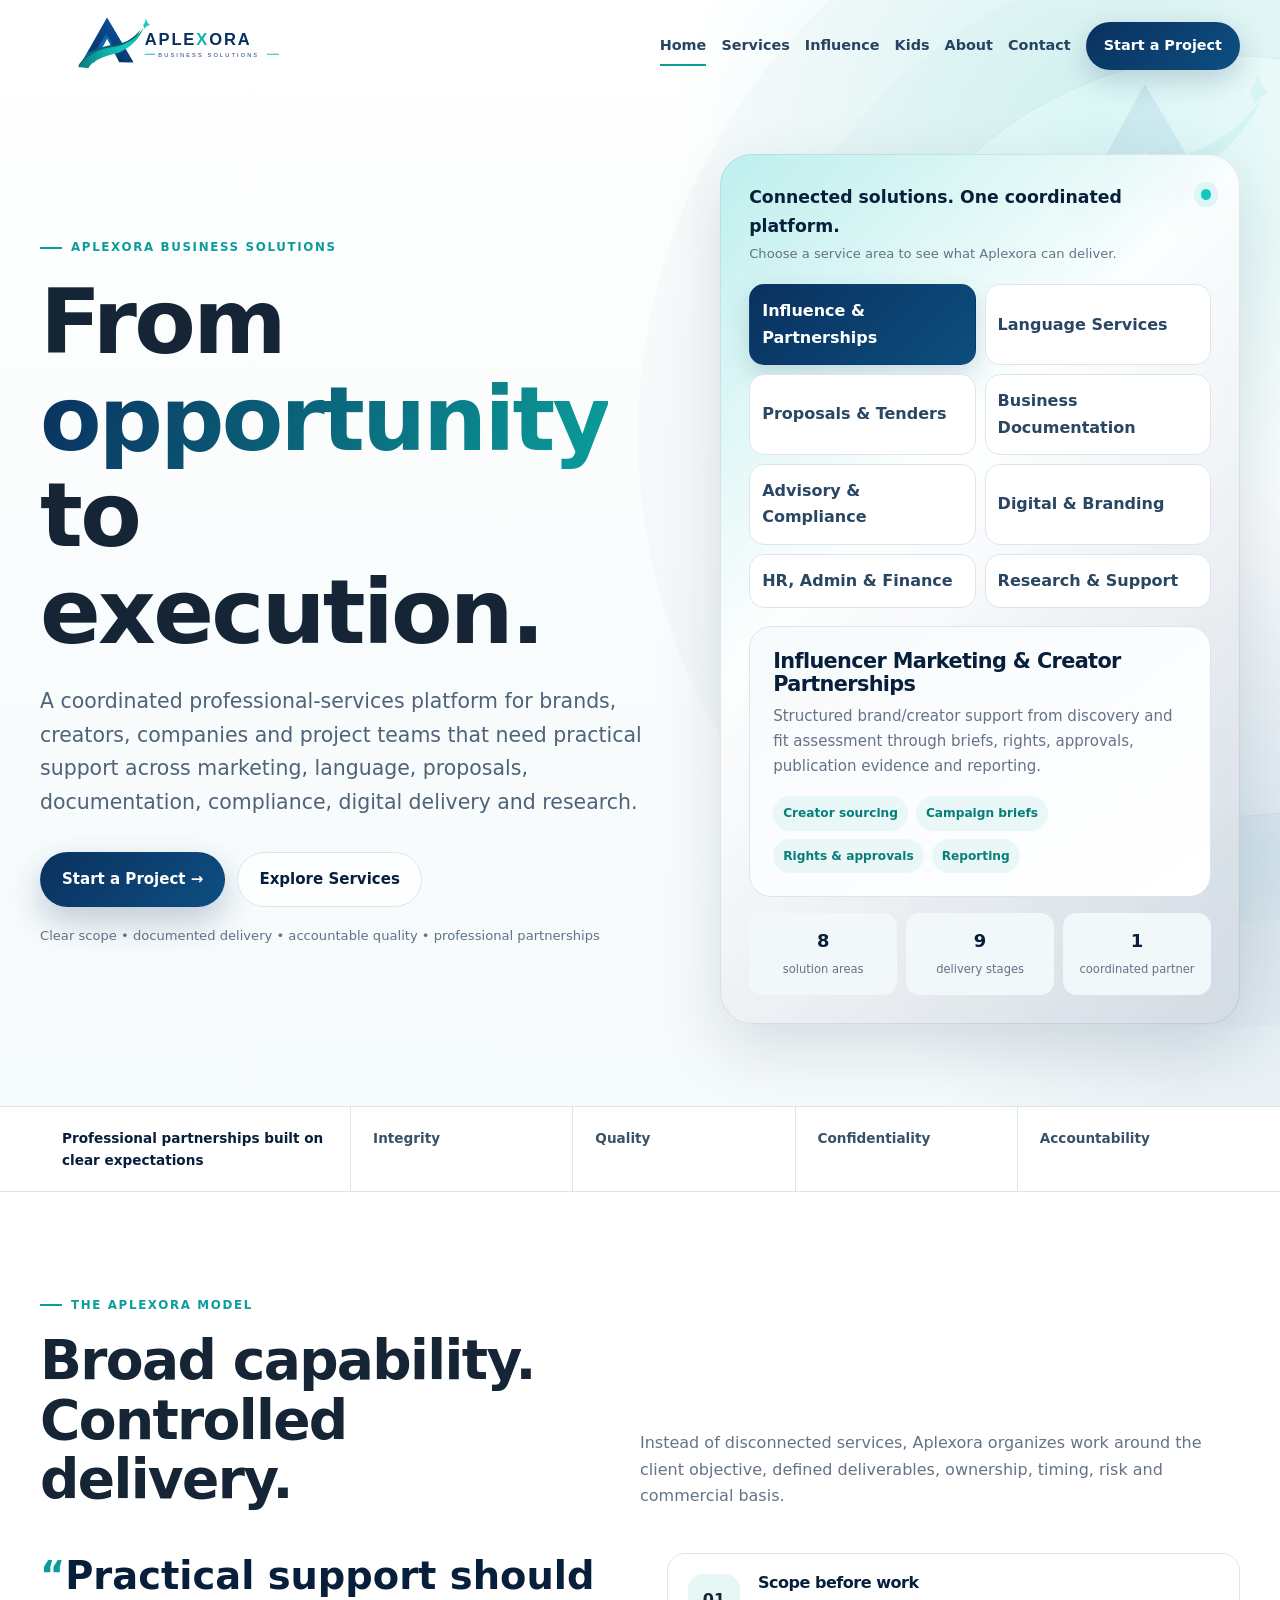
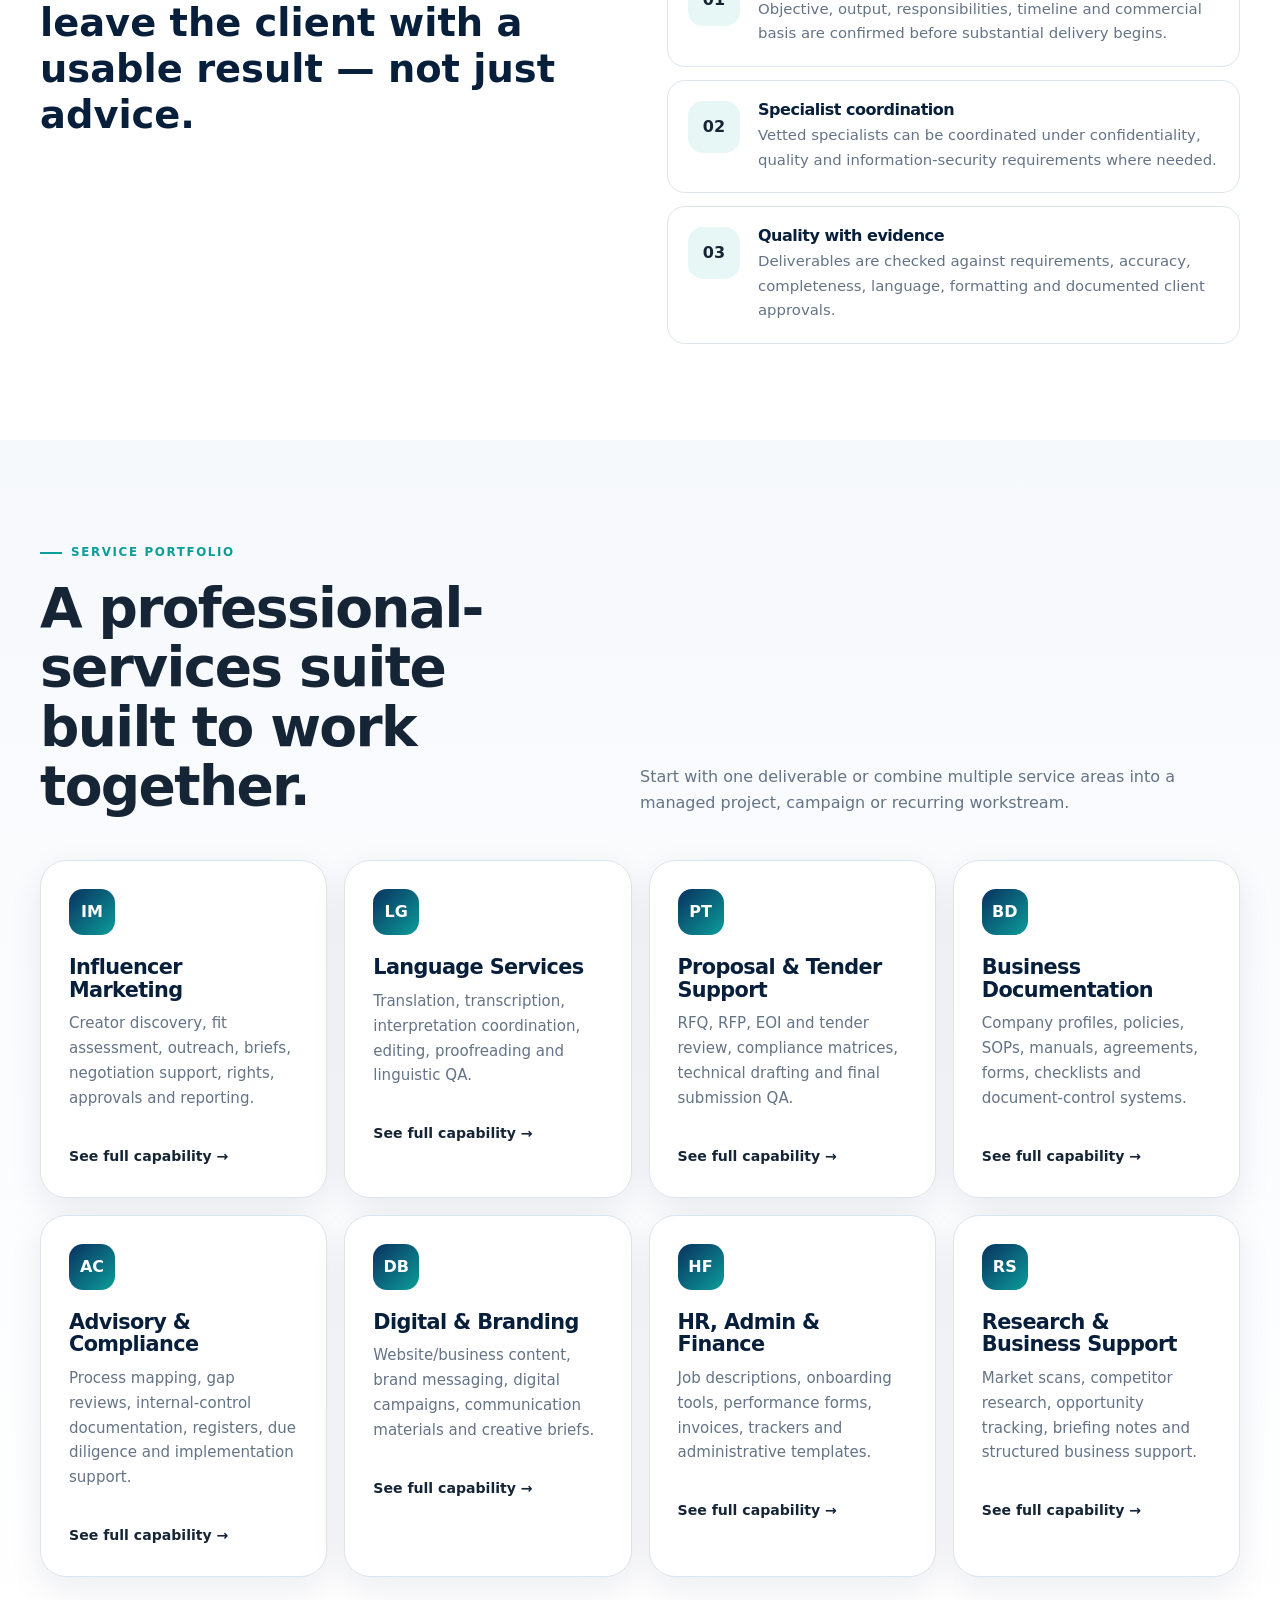
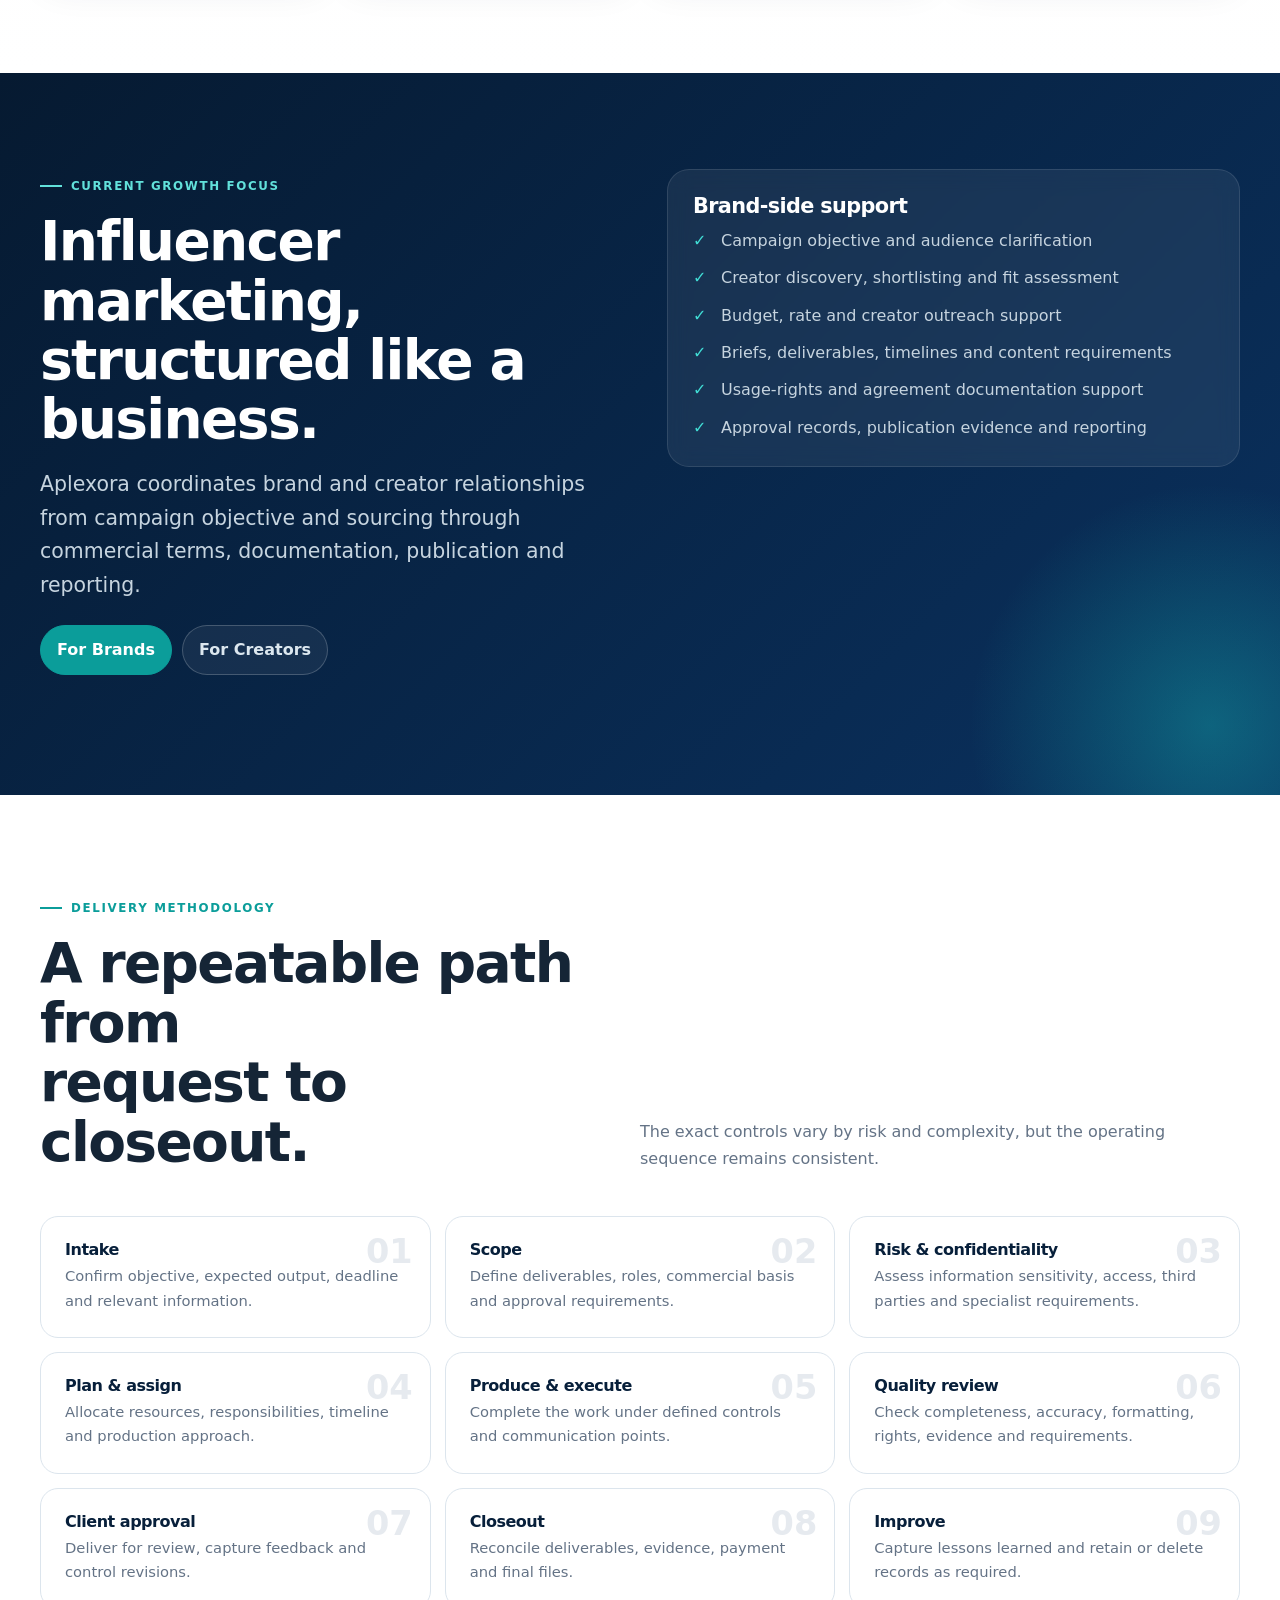
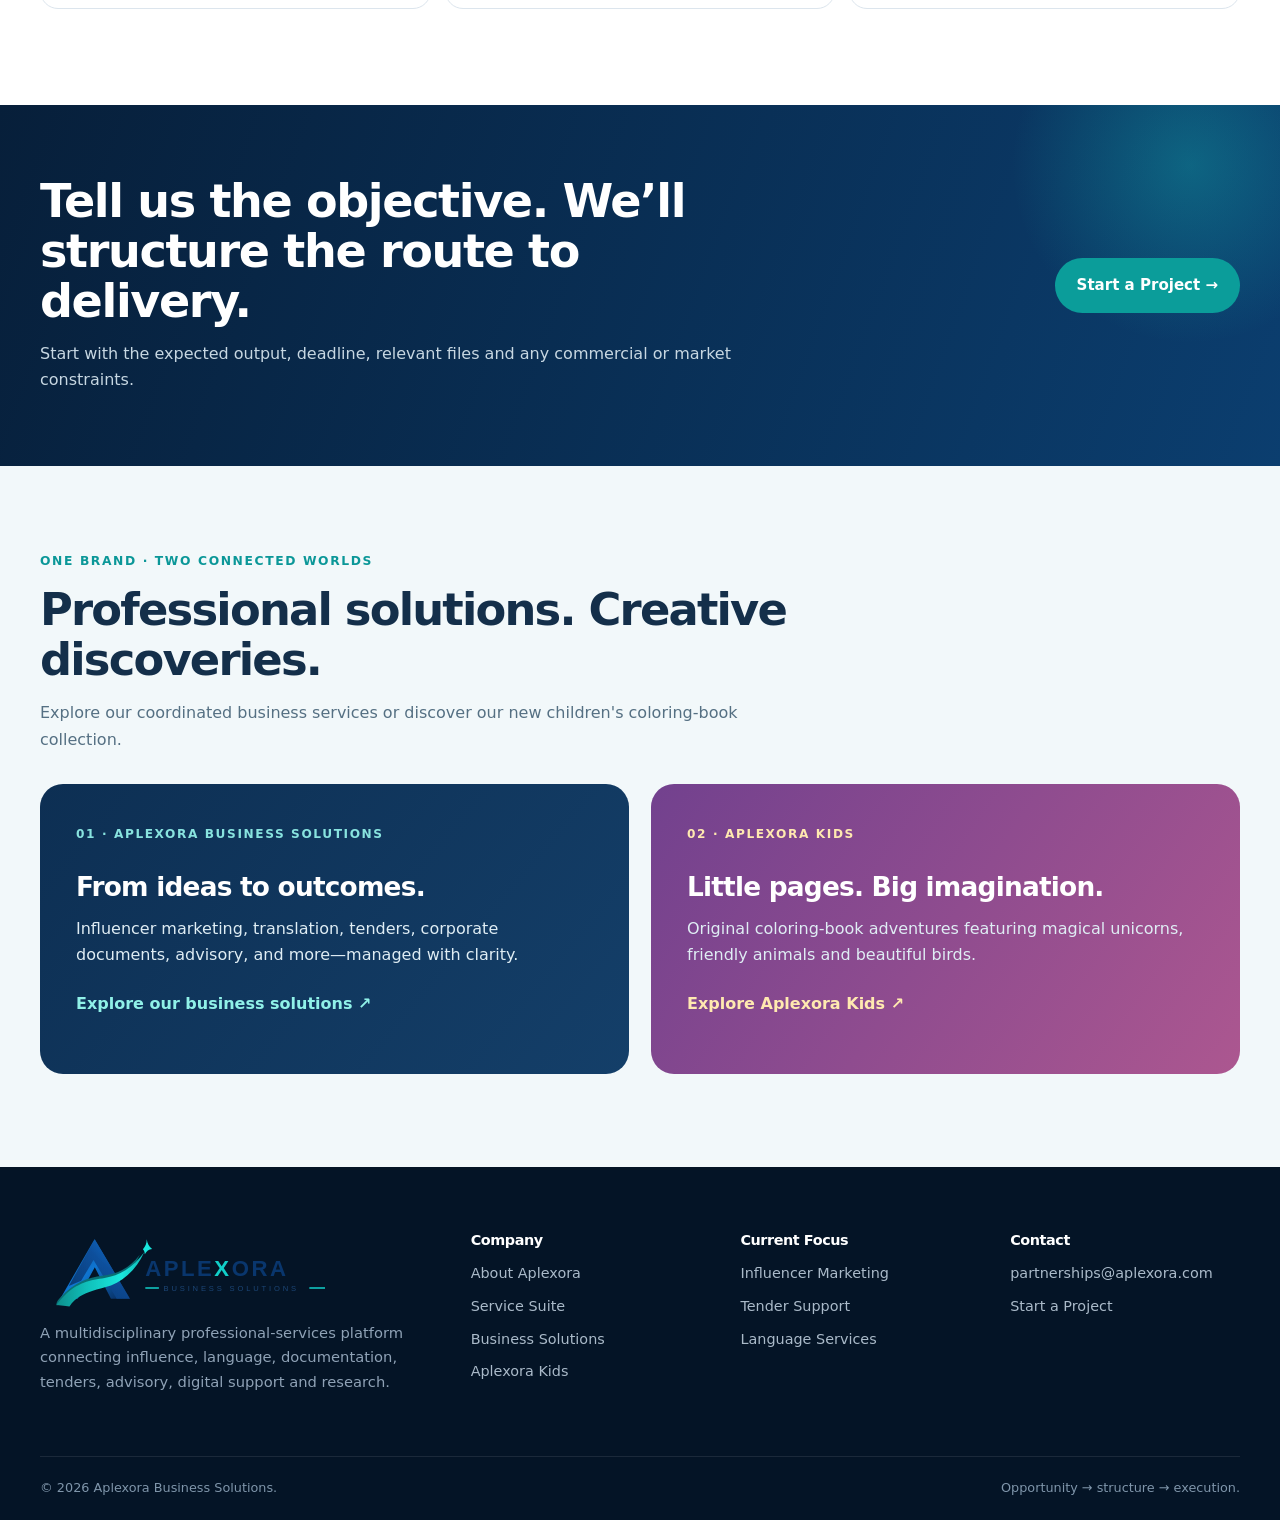
<file: index.html>
<!doctype html><html lang="en"><head>
<!-- Google tag (gtag.js) -->
<script async src="https://www.googletagmanager.com/gtag/js?id=G-DZJTN5F0CT"></script>
<script>
  window.dataLayer = window.dataLayer || [];
  function gtag(){dataLayer.push(arguments);}
  gtag('js', new Date());

  gtag('config', 'G-DZJTN5F0CT');
</script>
<meta charset="utf-8"><meta name="viewport" content="width=device-width,initial-scale=1"><title>Aplexora | Business Solutions, Influencer Marketing, Translation &amp; Kids</title><meta name="description" content="Aplexora connects influencer marketing, translations, tender and proposal support, corporate documentation, advisory and digital services. Discover Aplexora Kids coloring books."><link rel="icon" type="image/png" sizes="48x48" href="/assets/favicon-48x48.png"><link rel="icon" type="image/png" sizes="96x96" href="/assets/favicon-96x96.png"><link rel="icon" type="image/svg+xml" href="/assets/favicon.svg"><link rel="shortcut icon" href="/favicon.ico"><link rel="apple-touch-icon" sizes="180x180" href="/assets/favicon-180x180.png"><link rel="canonical" href="https://aplexora.com/"><link rel="manifest" href="/site.webmanifest"><link rel="stylesheet" href="/assets/styles.css?v=de1aa2c4fe4d"><link rel="stylesheet" href="/assets/growth.css?v=10b1bcca874b"><meta property="og:title" content="Aplexora Business Solutions | From Opportunity to Execution"><meta property="og:description" content="Aplexora connects influencer marketing, language services, proposal and tender support, business documentation, advisory, compliance, digital support and research under one coordinated platform."><meta property="og:type" content="website"><meta property="og:url" content="https://aplexora.com/"><meta property="og:site_name" content="Aplexora"><meta property="og:image" content="https://aplexora.com/assets/aplexora-social-1200x630.png"><meta property="og:image:width" content="1200"><meta property="og:image:height" content="630"><meta property="og:image:alt" content="Aplexora Business Solutions"><meta name="twitter:card" content="summary_large_image"><meta name="twitter:title" content="Aplexora Business Solutions | From Opportunity to Execution"><meta name="twitter:description" content="Aplexora connects influencer marketing, language services, proposal and tender support, business documentation, advisory, compliance, digital support and research under one coordinated platform."><meta name="twitter:image" content="https://aplexora.com/assets/aplexora-social-1200x630.png"><meta name="theme-color" content="#0b396c"><script type="application/ld+json" id="aplexora-org-schema">{"@context":"https://schema.org","@type":"Organization","@id":"https://aplexora.com/#organization","name":"Aplexora Business Solutions","alternateName":"Aplexora","url":"https://aplexora.com/","logo":{"@type":"ImageObject","url":"https://aplexora.com/assets/favicon-512x512.png","contentUrl":"https://aplexora.com/assets/favicon-512x512.png","width":512,"height":512},"image":"https://aplexora.com/assets/aplexora-social-1200x630.png","email":"partnerships@aplexora.com","description":"Aplexora connects influencer marketing, language services, proposal and tender support, business documentation, advisory, compliance, digital support and research under one coordinated platform.","brand":{"@type":"Brand","name":"Aplexora Kids","url":"https://aplexora.com/kids/"},"knowsAbout":["Business solutions","Influencer marketing and creator partnerships","Translation and language services","Proposals and tender support","Professional documentation","Aplexora Kids coloring books"]}</script><script type="application/ld+json" id="aplexora-website-schema">{"@context":"https://schema.org","@type":"WebSite","@id":"https://aplexora.com/#website","url":"https://aplexora.com/","name":"Aplexora","alternateName":"Aplexora Business Solutions","publisher":{"@id":"https://aplexora.com/#organization"}}</script><meta name="theme-color" content="#0b396c"></head><body><header class="header"><div class="container header__row"><a class="brand" href="/" aria-label="Aplexora home"><img src="/assets/aplexora-logo.svg" alt="Aplexora Business Solutions"></a><nav class="nav"><a class="active" href="/">Home</a><a  href="/services/">Services</a><a  href="/influence/">Influence</a><a href="/kids/">Kids</a><a  href="/about/">About</a><a  href="/contact/">Contact</a><a class="nav-cta" href="/contact/#project">Start a Project</a></nav><button class="menu-btn" aria-label="Open navigation"><span></span></button></div></header><main>
<section class="hero"><div class="container hero__grid"><div class="reveal"><div class="eyebrow">Aplexora Business Solutions</div><h1>From <span class="accent">opportunity</span><br>to execution.</h1><p class="lead" style="margin-top:24px">A coordinated professional-services platform for brands, creators, companies and project teams that need practical support across marketing, language, proposals, documentation, compliance, digital delivery and research.</p><div class="hero__actions"><a class="btn btn--primary" href="/contact/#project">Start a Project →</a><a class="btn btn--ghost" href="/services/">Explore Services</a></div><div class="hero-note">Clear scope • documented delivery • accountable quality • professional partnerships</div></div>
<div class="hero__visual reveal"><img class="hero__logo-watermark" src="/assets/aplexora-mark.svg" alt=""><div class="solution-console"><div class="console-head"><div><strong>Connected solutions. One coordinated platform.</strong><span>Choose a service area to see what Aplexora can deliver.</span></div><div class="status-dot"></div></div><div class="solution-nav"><button class="solution-btn active" data-solution="influence">Influence & Partnerships</button><button class="solution-btn" data-solution="language">Language Services</button><button class="solution-btn" data-solution="tender">Proposals & Tenders</button><button class="solution-btn" data-solution="docs">Business Documentation</button><button class="solution-btn" data-solution="advisory">Advisory & Compliance</button><button class="solution-btn" data-solution="digital">Digital & Branding</button><button class="solution-btn" data-solution="hr">HR, Admin & Finance</button><button class="solution-btn" data-solution="research">Research & Support</button></div><div class="solution-detail" id="solution-detail"><h3>Influencer Marketing & Creator Partnerships</h3><p>Structured brand/creator support from discovery and fit assessment through briefs, rights, approvals, publication evidence and reporting.</p><div class="mini-pills"><span class="mini-pill">Creator sourcing</span><span class="mini-pill">Campaign briefs</span><span class="mini-pill">Rights & approvals</span><span class="mini-pill">Reporting</span></div></div><div class="console-footer"><div class="console-stat"><strong>8</strong><span>solution areas</span></div><div class="console-stat"><strong>9</strong><span>delivery stages</span></div><div class="console-stat"><strong>1</strong><span>coordinated partner</span></div></div></div></div></div></section>
<section class="trustbar"><div class="container trustbar__row"><div class="trustbar__item">Professional partnerships built on clear expectations</div><div class="trustbar__item">Integrity</div><div class="trustbar__item">Quality</div><div class="trustbar__item">Confidentiality</div><div class="trustbar__item">Accountability</div></div></section>
<section class="section"><div class="container"><div class="section-head reveal"><div><div class="eyebrow">The Aplexora model</div><h2>Broad capability.<br>Controlled delivery.</h2></div><p>Instead of disconnected services, Aplexora organizes work around the client objective, defined deliverables, ownership, timing, risk and commercial basis.</p></div><div class="grid-2"><div class="big-quote reveal"><span class="mark">“</span>Practical support should leave the client with a usable result — not just advice.</div><div class="principles"><div class="principle reveal"><div class="principle__num">01</div><div><h4>Scope before work</h4><p>Objective, output, responsibilities, timeline and commercial basis are confirmed before substantial delivery begins.</p></div></div><div class="principle reveal"><div class="principle__num">02</div><div><h4>Specialist coordination</h4><p>Vetted specialists can be coordinated under confidentiality, quality and information-security requirements where needed.</p></div></div><div class="principle reveal"><div class="principle__num">03</div><div><h4>Quality with evidence</h4><p>Deliverables are checked against requirements, accuracy, completeness, language, formatting and documented client approvals.</p></div></div></div></div></div></section>
<section class="section section--soft"><div class="container"><div class="section-head reveal"><div><div class="eyebrow">Service portfolio</div><h2>A professional-services suite<br>built to work together.</h2></div><p>Start with one deliverable or combine multiple service areas into a managed project, campaign or recurring workstream.</p></div><div class="grid-4">
<a class="card service-card-link reveal" href="/services/#service-influence"><div class="card__icon">IM</div><h3>Influencer Marketing</h3><p>Creator discovery, fit assessment, outreach, briefs, negotiation support, rights, approvals and reporting.</p><span class="card-link">See full capability →</span></a>
<a class="card service-card-link reveal" href="/services/#service-language"><div class="card__icon">LG</div><h3>Language Services</h3><p>Translation, transcription, interpretation coordination, editing, proofreading and linguistic QA.</p><span class="card-link">See full capability →</span></a>
<a class="card service-card-link reveal" href="/services/#service-tender"><div class="card__icon">PT</div><h3>Proposal & Tender Support</h3><p>RFQ, RFP, EOI and tender review, compliance matrices, technical drafting and final submission QA.</p><span class="card-link">See full capability →</span></a>
<a class="card service-card-link reveal" href="/services/#service-docs"><div class="card__icon">BD</div><h3>Business Documentation</h3><p>Company profiles, policies, SOPs, manuals, agreements, forms, checklists and document-control systems.</p><span class="card-link">See full capability →</span></a>
<a class="card service-card-link reveal" href="/services/#service-advisory"><div class="card__icon">AC</div><h3>Advisory & Compliance</h3><p>Process mapping, gap reviews, internal-control documentation, registers, due diligence and implementation support.</p><span class="card-link">See full capability →</span></a>
<a class="card service-card-link reveal" href="/services/#service-digital"><div class="card__icon">DB</div><h3>Digital & Branding</h3><p>Website/business content, brand messaging, digital campaigns, communication materials and creative briefs.</p><span class="card-link">See full capability →</span></a>
<a class="card service-card-link reveal" href="/services/#service-hr"><div class="card__icon">HF</div><h3>HR, Admin & Finance</h3><p>Job descriptions, onboarding tools, performance forms, invoices, trackers and administrative templates.</p><span class="card-link">See full capability →</span></a>
<a class="card service-card-link reveal" href="/services/#service-research"><div class="card__icon">RS</div><h3>Research & Business Support</h3><p>Market scans, competitor research, opportunity tracking, briefing notes and structured business support.</p><span class="card-link">See full capability →</span></a>
</div></div></section>
<section class="section section--dark"><div class="container" data-tabs><div class="grid-2"><div class="reveal"><div class="eyebrow" style="color:#62e1db">Current growth focus</div><h2>Influencer marketing,<br>structured like a business.</h2><p class="lead" style="margin-top:18px">Aplexora coordinates brand and creator relationships from campaign objective and sourcing through commercial terms, documentation, publication and reporting.</p><div class="tabs"><button class="tab-btn active" data-target="brand-side">For Brands</button><button class="tab-btn" data-target="creator-side">For Creators</button></div></div><div class="reveal"><div class="tab-panel active dark-card" id="brand-side"><h3>Brand-side support</h3><ul class="check-list"><li>Campaign objective and audience clarification</li><li>Creator discovery, shortlisting and fit assessment</li><li>Budget, rate and creator outreach support</li><li>Briefs, deliverables, timelines and content requirements</li><li>Usage-rights and agreement documentation support</li><li>Approval records, publication evidence and reporting</li></ul></div><div class="tab-panel dark-card" id="creator-side"><h3>Creator-side support</h3><ul class="check-list"><li>Creator onboarding and professional profile documentation</li><li>Brand opportunity sourcing and outreach</li><li>Rate, deliverable, timeline and rights discussion support</li><li>Campaign brief interpretation and delivery coordination</li><li>Payment and deliverable tracking</li><li>Repeat-partnership communication support</li></ul></div></div></div></div></section>
<section class="section"><div class="container"><div class="section-head reveal"><div><div class="eyebrow">Delivery methodology</div><h2>A repeatable path from<br>request to closeout.</h2></div><p>The exact controls vary by risk and complexity, but the operating sequence remains consistent.</p></div><div class="process-list"><div class="process reveal"><h4>Intake</h4><p>Confirm objective, expected output, deadline and relevant information.</p></div><div class="process reveal"><h4>Scope</h4><p>Define deliverables, roles, commercial basis and approval requirements.</p></div><div class="process reveal"><h4>Risk & confidentiality</h4><p>Assess information sensitivity, access, third parties and specialist requirements.</p></div><div class="process reveal"><h4>Plan & assign</h4><p>Allocate resources, responsibilities, timeline and production approach.</p></div><div class="process reveal"><h4>Produce & execute</h4><p>Complete the work under defined controls and communication points.</p></div><div class="process reveal"><h4>Quality review</h4><p>Check completeness, accuracy, formatting, rights, evidence and requirements.</p></div><div class="process reveal"><h4>Client approval</h4><p>Deliver for review, capture feedback and control revisions.</p></div><div class="process reveal"><h4>Closeout</h4><p>Reconcile deliverables, evidence, payment and final files.</p></div><div class="process reveal"><h4>Improve</h4><p>Capture lessons learned and retain or delete records as required.</p></div></div></div></section>
<section class="cta"><div class="container cta__row"><div><h2>Tell us the objective. We’ll structure the route to delivery.</h2><p>Start with the expected output, deadline, relevant files and any commercial or market constraints.</p></div><a class="btn btn--teal" href="/contact/#project">Start a Project →</a></div></section><section class="growth-landing" aria-labelledby="growth-title"><div class="container"><div class="growth-intro"><span class="growth-kicker">ONE BRAND · TWO CONNECTED WORLDS</span><h2 id="growth-title">Professional solutions. Creative discoveries.</h2><p>Explore our coordinated business services or discover our new children's coloring-book collection.</p></div><div class="growth-pair"><a class="growth-path growth-path--business" href="/solutions/"><span>01 · APLEXORA BUSINESS SOLUTIONS</span><h3>From ideas to outcomes.</h3><p>Influencer marketing, translation, tenders, corporate documents, advisory, and more—managed with clarity.</p><strong>Explore our business solutions ↗</strong></a><a class="growth-path growth-path--kids" href="/kids/"><span>02 · APLEXORA KIDS</span><h3>Little pages. Big imagination.</h3><p>Original coloring-book adventures featuring magical unicorns, friendly animals and beautiful birds.</p><strong>Explore Aplexora Kids ↗</strong></a></div></div></section></main><footer class="footer"><div class="container"><div class="footer__grid"><div><img src="/assets/aplexora-logo.svg" alt="Aplexora Business Solutions"><p>A multidisciplinary professional-services platform connecting influence, language, documentation, tenders, advisory, digital support and research.</p></div><div><h4>Company</h4><div class="footer__links"><a href="/about/">About Aplexora</a><a href="/services/">Service Suite</a><a href="/solutions/">Business Solutions</a><a href="/kids/">Aplexora Kids</a></div></div><div><h4>Current Focus</h4><div class="footer__links"><a href="/influence/">Influencer Marketing</a><a href="/services/#service-tender">Tender Support</a><a href="/services/#service-language">Language Services</a></div></div><div><h4>Contact</h4><div class="footer__links"><a href="https://mail.google.com/mail/?view=cm&fs=1&to=partnerships%40aplexora.com&su=Aplexora%20Business%20Inquiry" target="_blank" rel="noopener">partnerships@aplexora.com</a><a href="/contact/#project">Start a Project</a></div></div></div><div class="footer__bottom"><span>© 2026 Aplexora Business Solutions.</span><span>Opportunity → structure → execution.</span></div></div></footer><script src="/assets/script.js?v=1d8b211df29a"></script></body></html>
</file>
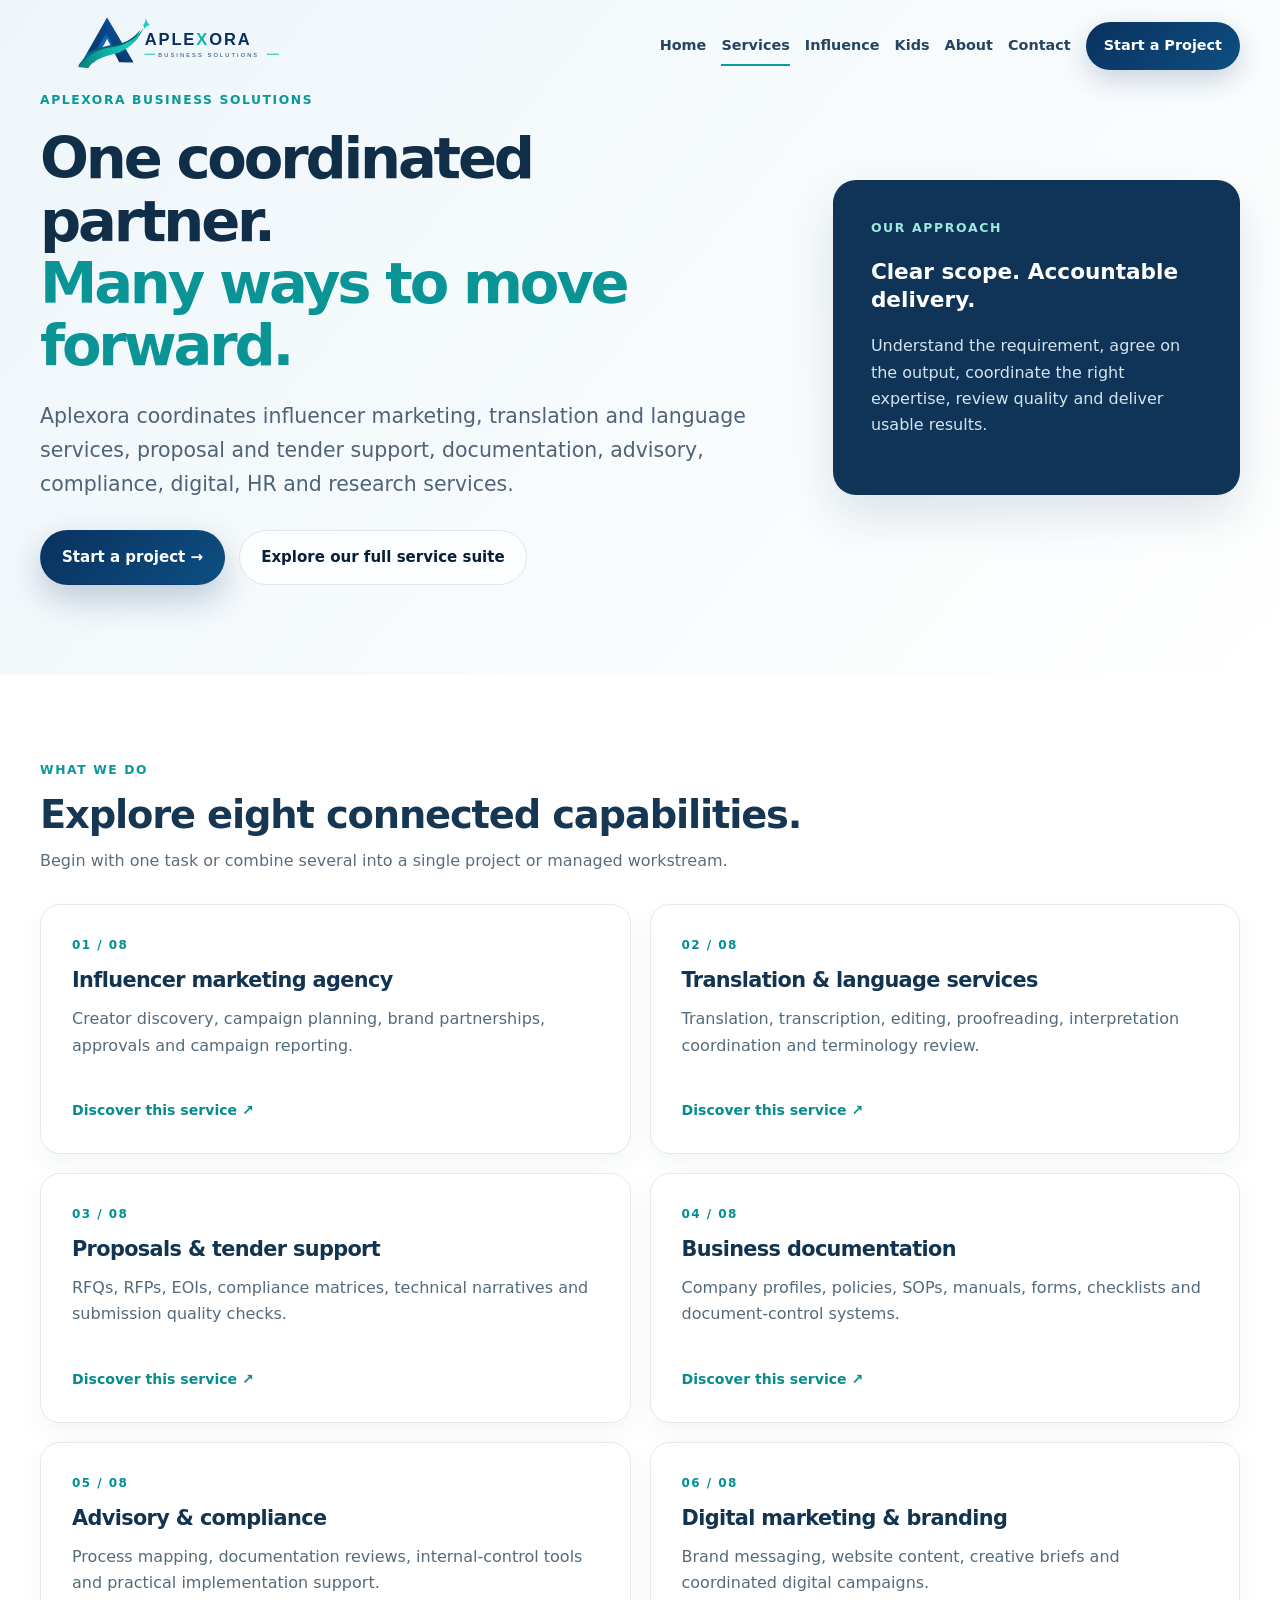
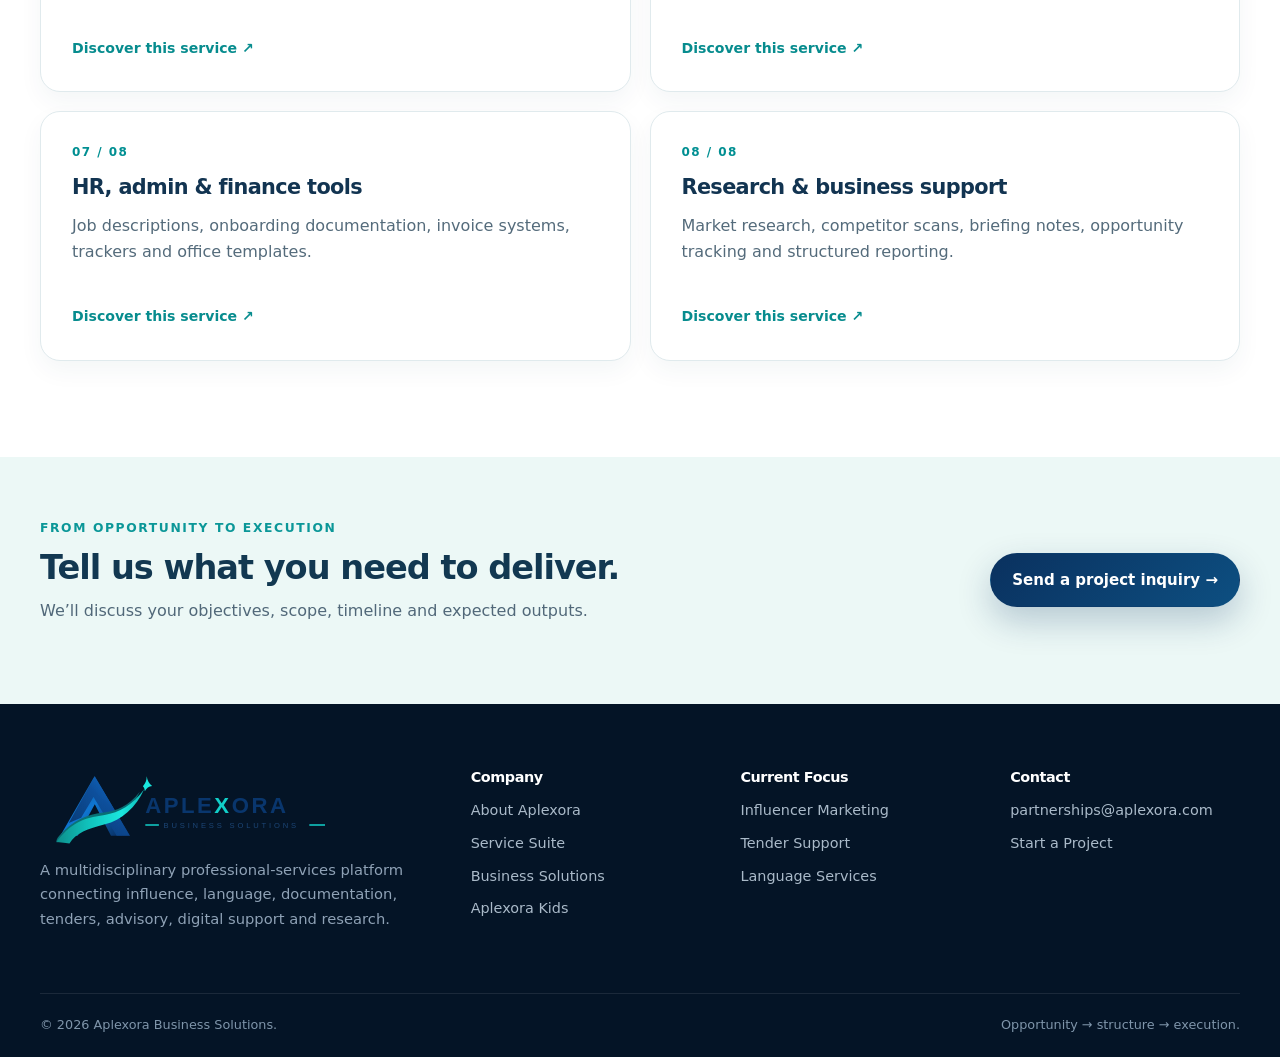
<file: solutions/index.html>
<!doctype html><html lang="en"><head><meta charset="utf-8"><meta name="viewport" content="width=device-width,initial-scale=1"><script async src="https://www.googletagmanager.com/gtag/js?id=G-DZJTN5F0CT"></script><script>window.dataLayer=window.dataLayer||[];function gtag(){dataLayer.push(arguments);}gtag('js',new Date());gtag('config','G-DZJTN5F0CT');</script><title>Business Solutions, Influencer Marketing &amp; Translation | Aplexora</title><meta name="description" content="Aplexora coordinates influencer marketing, translation and language services, proposal and tender support, documentation, advisory, compliance, digital, HR and research services."><link rel="canonical" href="https://aplexora.com/solutions/"><link rel="icon" type="image/png" sizes="48x48" href="/assets/favicon-48x48.png"><link rel="icon" type="image/svg+xml" href="/assets/favicon.svg"><link rel="shortcut icon" href="/favicon.ico"><link rel="apple-touch-icon" href="/assets/favicon-180x180.png"><link rel="manifest" href="/site.webmanifest"><link rel="stylesheet" href="/assets/styles.css?v=de1aa2c4fe4d"><link rel="stylesheet" href="/assets/growth.css?v=10b1bcca874b"><meta name="theme-color" content="#0b396c"><meta property="og:type" content="website"><meta property="og:site_name" content="Aplexora"><meta property="og:title" content="Business Solutions, Influencer Marketing &amp; Translation | Aplexora"><meta property="og:description" content="Aplexora coordinates influencer marketing, translation and language services, proposal and tender support, documentation, advisory, compliance, digital, HR and research services."><meta property="og:url" content="https://aplexora.com/solutions/"><meta property="og:image" content="https://aplexora.com/assets/aplexora-social-1200x630.png"><meta name="twitter:card" content="summary_large_image"><meta name="twitter:image" content="https://aplexora.com/assets/aplexora-social-1200x630.png"><script type="application/ld+json">{"@context":"https://schema.org","@graph":[{"@context":"https://schema.org","@type":"BreadcrumbList","itemListElement":[{"@type":"ListItem","position":1,"name":"Home","item":"https://aplexora.com/"},{"@type":"ListItem","position":2,"name":"Business Solutions","item":"https://aplexora.com/solutions/"}]},{"@type":"CollectionPage","@id":"https://aplexora.com/solutions/#page","name":"Aplexora Business Solutions","url":"https://aplexora.com/solutions/","publisher":{"@id":"https://aplexora.com/#organization"},"description":"Aplexora coordinates influencer marketing, translation and language services, proposal and tender support, documentation, advisory, compliance, digital, HR and research services."}]}</script></head><body><header class="header"><div class="container header__row"><a class="brand" href="/" aria-label="Aplexora home"><img src="/assets/aplexora-logo.svg" alt="Aplexora Business Solutions"></a><nav class="nav" id="main-navigation" aria-label="Primary navigation"><a  href="/">Home</a><a  class="active" href="/services/">Services</a><a  href="/influence/">Influence</a><a href="/kids/">Kids</a><a  href="/about/">About</a><a  href="/contact/">Contact</a><a class="nav-cta" href="/contact/#project">Start a Project</a></nav><button class="menu-btn" aria-label="Open navigation" aria-expanded="false" aria-controls="main-navigation"><span></span></button></div></header><main><section class="growth-solutions-hero"><div class="container growth-solutions-hero__inner"><div><span class="growth-kicker">APLEXORA BUSINESS SOLUTIONS</span><h1>One coordinated partner.<br><span>Many ways to move forward.</span></h1><p class="lead">Aplexora coordinates influencer marketing, translation and language services, proposal and tender support, documentation, advisory, compliance, digital, HR and research services.</p><div class="growth-actions"><a class="btn btn--primary" href="/contact/#project">Start a project →</a><a class="btn btn--ghost" href="/services/">Explore our full service suite</a></div></div><div class="growth-solutions-aside"><span>OUR APPROACH</span><strong>Clear scope. Accountable delivery.</strong><p>Understand the requirement, agree on the output, coordinate the right expertise, review quality and deliver usable results.</p></div></div></section><section class="growth-solutions-list" aria-labelledby="solutions-heading"><div class="container"><span class="growth-kicker">WHAT WE DO</span><h2 id="solutions-heading">Explore eight connected capabilities.</h2><p>Begin with one task or combine several into a single project or managed workstream.</p><div class="growth-service-grid"><a class="growth-service-card" href="/influence/"><span>01 / 08</span><h3>Influencer marketing agency</h3><p>Creator discovery, campaign planning, brand partnerships, approvals and campaign reporting.</p><strong>Discover this service ↗</strong></a><a class="growth-service-card" href="/services/#service-language"><span>02 / 08</span><h3>Translation & language services</h3><p>Translation, transcription, editing, proofreading, interpretation coordination and terminology review.</p><strong>Discover this service ↗</strong></a><a class="growth-service-card" href="/services/#service-tender"><span>03 / 08</span><h3>Proposals & tender support</h3><p>RFQs, RFPs, EOIs, compliance matrices, technical narratives and submission quality checks.</p><strong>Discover this service ↗</strong></a><a class="growth-service-card" href="/services/#service-docs"><span>04 / 08</span><h3>Business documentation</h3><p>Company profiles, policies, SOPs, manuals, forms, checklists and document-control systems.</p><strong>Discover this service ↗</strong></a><a class="growth-service-card" href="/services/#service-advisory"><span>05 / 08</span><h3>Advisory & compliance</h3><p>Process mapping, documentation reviews, internal-control tools and practical implementation support.</p><strong>Discover this service ↗</strong></a><a class="growth-service-card" href="/services/#service-digital"><span>06 / 08</span><h3>Digital marketing & branding</h3><p>Brand messaging, website content, creative briefs and coordinated digital campaigns.</p><strong>Discover this service ↗</strong></a><a class="growth-service-card" href="/services/#service-hr"><span>07 / 08</span><h3>HR, admin & finance tools</h3><p>Job descriptions, onboarding documentation, invoice systems, trackers and office templates.</p><strong>Discover this service ↗</strong></a><a class="growth-service-card" href="/services/#service-research"><span>08 / 08</span><h3>Research & business support</h3><p>Market research, competitor scans, briefing notes, opportunity tracking and structured reporting.</p><strong>Discover this service ↗</strong></a></div></div></section><section class="growth-cta"><div class="container"><div><span class="growth-kicker">FROM OPPORTUNITY TO EXECUTION</span><h2>Tell us what you need to deliver.</h2><p>We’ll discuss your objectives, scope, timeline and expected outputs.</p></div><a class="btn btn--primary" href="/contact/#project">Send a project inquiry →</a></div></section></main><footer class="footer"><div class="container"><div class="footer__grid"><div><img src="/assets/aplexora-logo.svg" alt="Aplexora Business Solutions"><p>A multidisciplinary professional-services platform connecting influence, language, documentation, tenders, advisory, digital support and research.</p></div><div><h4>Company</h4><div class="footer__links"><a href="/about/">About Aplexora</a><a href="/services/">Service Suite</a><a href="/solutions/">Business Solutions</a><a href="/kids/">Aplexora Kids</a></div></div><div><h4>Current Focus</h4><div class="footer__links"><a href="/influence/">Influencer Marketing</a><a href="/services/#service-tender">Tender Support</a><a href="/services/#service-language">Language Services</a></div></div><div><h4>Contact</h4><div class="footer__links"><a href="https://mail.google.com/mail/?view=cm&fs=1&to=partnerships%40aplexora.com&su=Aplexora%20Business%20Inquiry" target="_blank" rel="noopener">partnerships@aplexora.com</a><a href="/contact/#project">Start a Project</a></div></div></div><div class="footer__bottom"><span>© 2026 Aplexora Business Solutions.</span><span>Opportunity → structure → execution.</span></div></div></footer><script src="/assets/script.js?v=1d8b211df29a"></script></body></html>
</file>
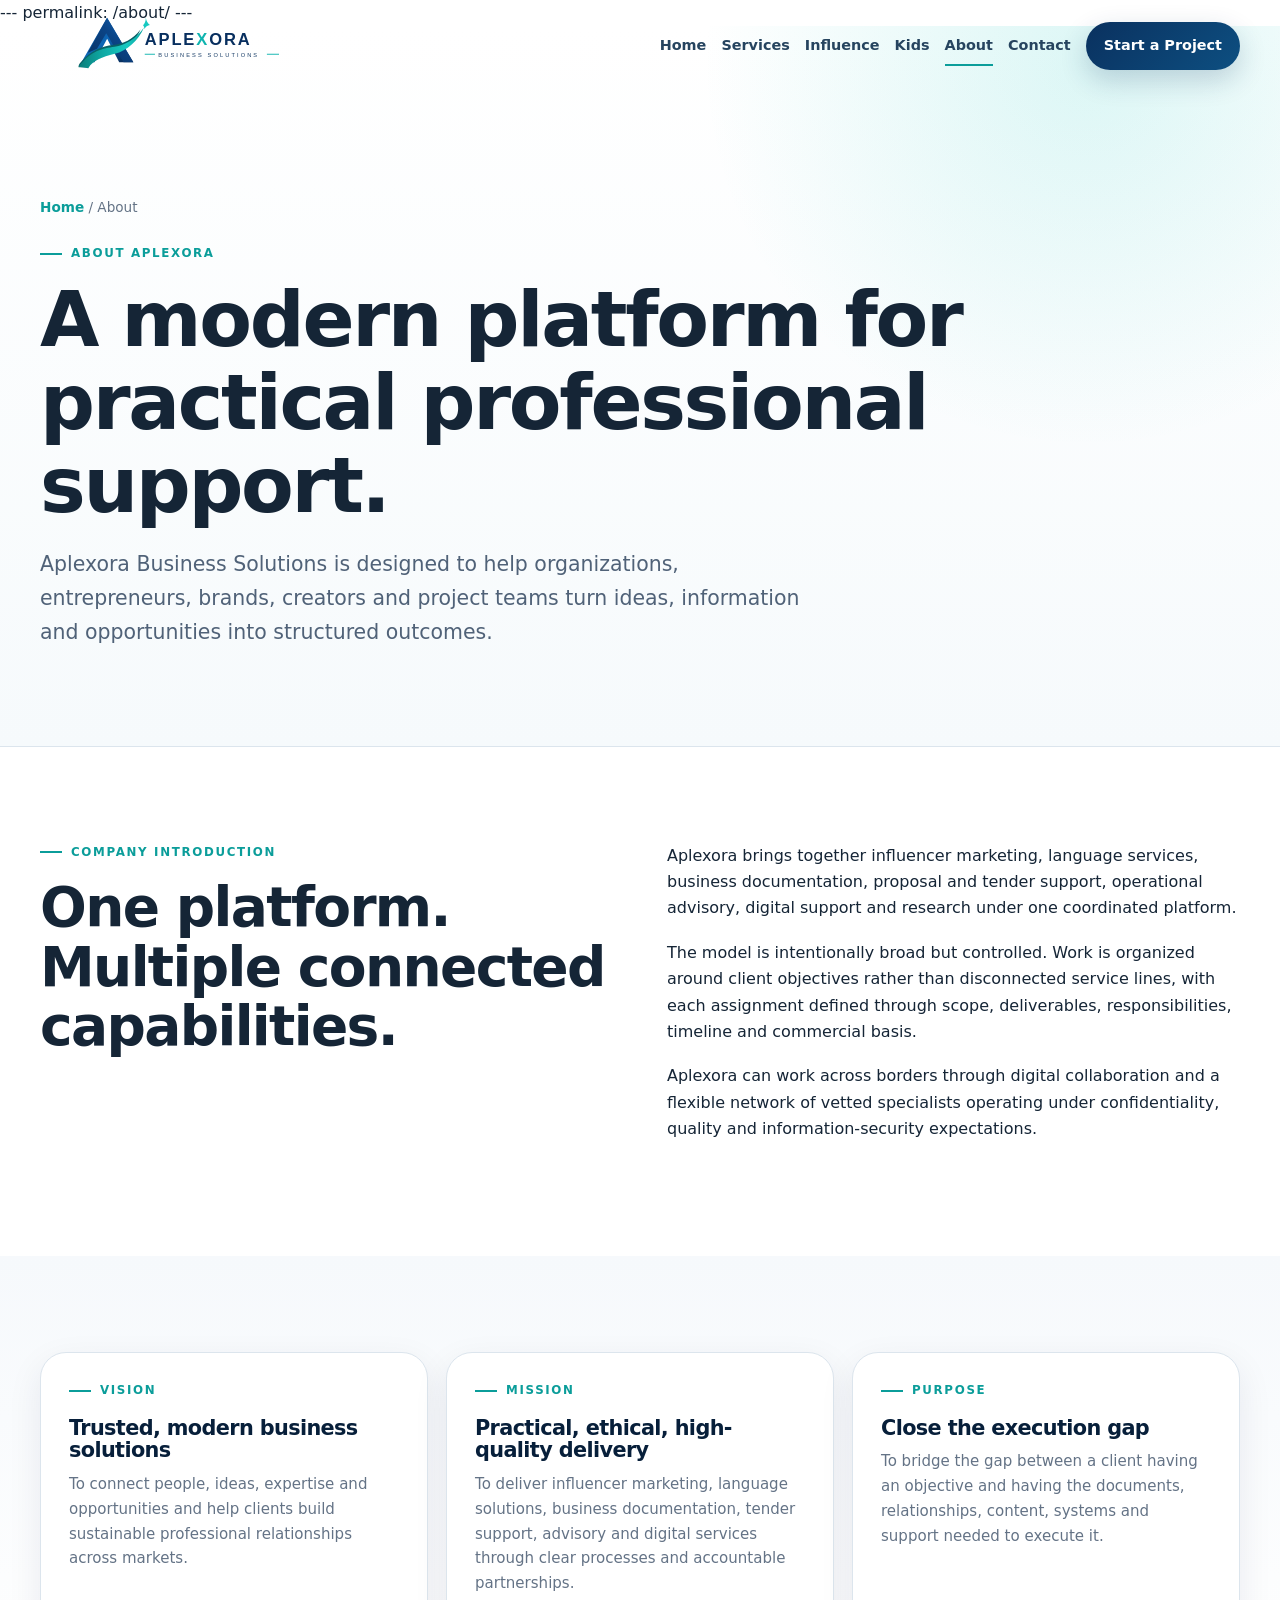
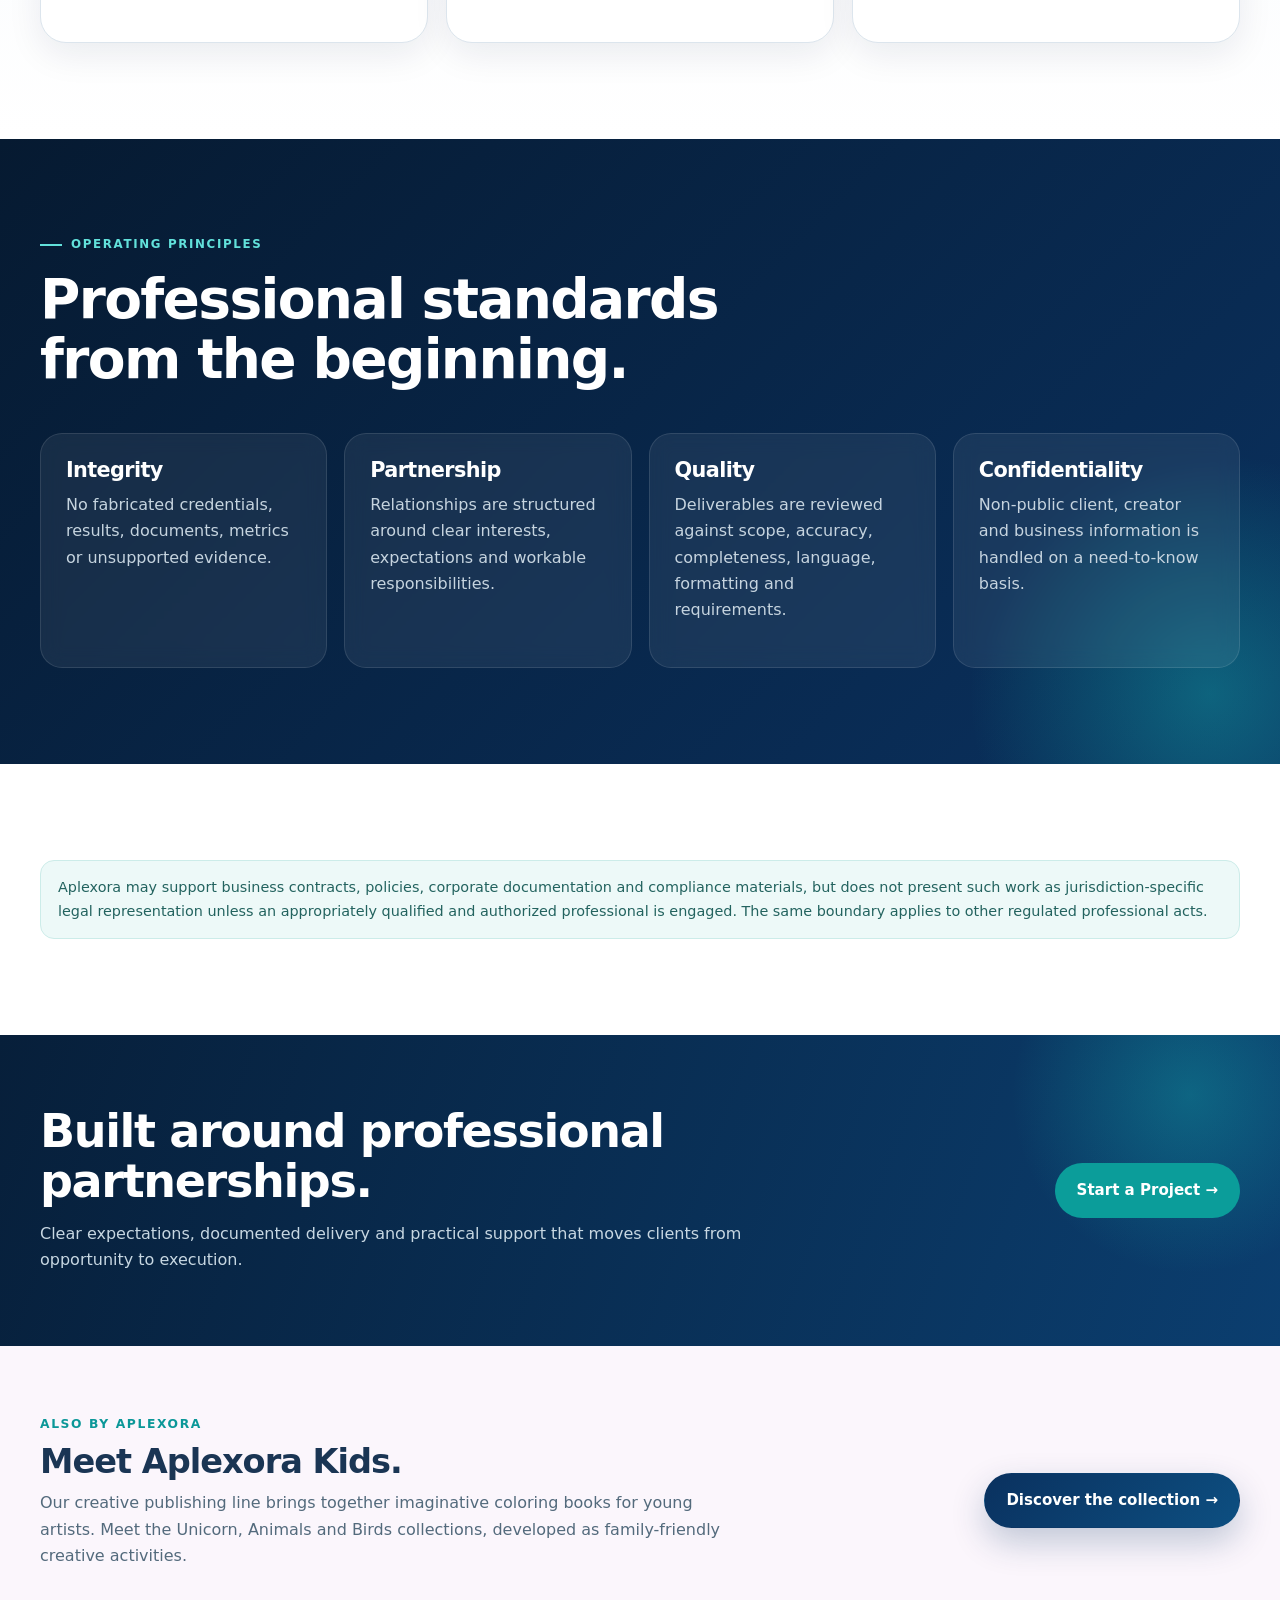
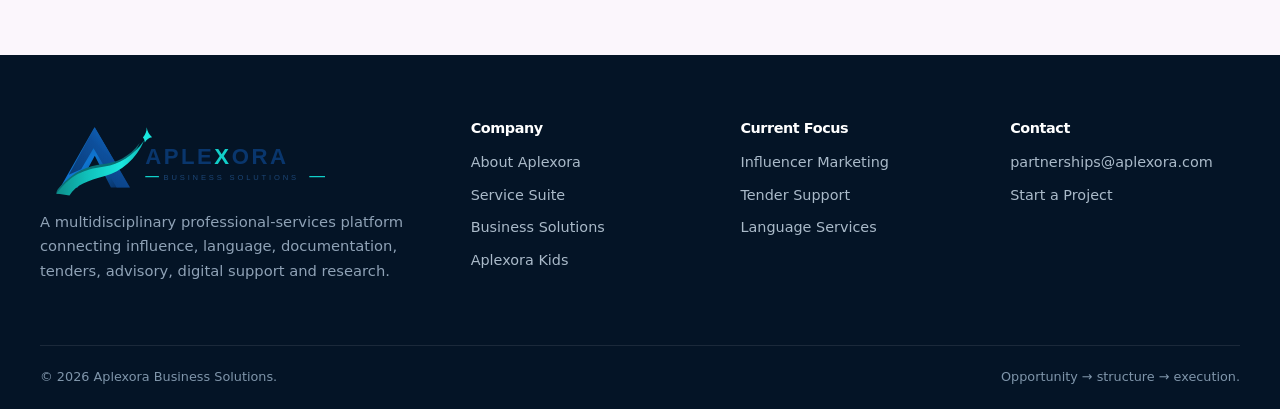
<file: about.html>
---
permalink: /about/
---
<!doctype html><html lang="en"><head>
<!-- Google tag (gtag.js) -->
<script async src="https://www.googletagmanager.com/gtag/js?id=G-DZJTN5F0CT"></script>
<script>
  window.dataLayer = window.dataLayer || [];
  function gtag(){dataLayer.push(arguments);}
  gtag('js', new Date());

  gtag('config', 'G-DZJTN5F0CT');
</script>
<meta charset="utf-8"><meta name="viewport" content="width=device-width,initial-scale=1"><title>About Aplexora | Business Solutions &amp; Aplexora Kids</title><meta name="description" content="Learn about Aplexora's coordinated professional-services platform and Aplexora Kids, its original children's coloring-book publishing collection."><link rel="icon" type="image/png" sizes="48x48" href="/assets/favicon-48x48.png"><link rel="icon" type="image/png" sizes="96x96" href="/assets/favicon-96x96.png"><link rel="icon" type="image/svg+xml" href="/assets/favicon.svg"><link rel="shortcut icon" href="/favicon.ico"><link rel="apple-touch-icon" sizes="180x180" href="/assets/favicon-180x180.png"><link rel="canonical" href="https://aplexora.com/about/"><link rel="manifest" href="/site.webmanifest"><link rel="stylesheet" href="/assets/styles.css?v=de1aa2c4fe4d"><link rel="stylesheet" href="/assets/growth.css?v=10b1bcca874b"><meta property="og:title" content="About | Aplexora Business Solutions"><meta property="og:description" content="Learn about Aplexora Business Solutions, a multidisciplinary professional-services platform built around structured delivery, quality, confidentiality and accountability."><meta property="og:type" content="website"><meta property="og:url" content="https://aplexora.com/about/"><meta property="og:site_name" content="Aplexora"><meta property="og:image" content="https://aplexora.com/assets/aplexora-social-1200x630.png"><meta property="og:image:width" content="1200"><meta property="og:image:height" content="630"><meta property="og:image:alt" content="Aplexora Business Solutions"><meta name="twitter:card" content="summary_large_image"><meta name="twitter:title" content="About | Aplexora Business Solutions"><meta name="twitter:description" content="Learn about Aplexora Business Solutions, a multidisciplinary professional-services platform built around structured delivery, quality, confidentiality and accountability."><meta name="twitter:image" content="https://aplexora.com/assets/aplexora-social-1200x630.png"><meta name="theme-color" content="#0b396c"><script type="application/ld+json" id="aplexora-breadcrumb-schema">{"@context":"https://schema.org","@type":"BreadcrumbList","itemListElement":[{"@type":"ListItem","position":1,"name":"Home","item":"https://aplexora.com/"},{"@type":"ListItem","position":2,"name":"About","item":"https://aplexora.com/about/"}]}</script></head><body><header class="header"><div class="container header__row"><a class="brand" href="/" aria-label="Aplexora home"><img src="/assets/aplexora-logo.svg" alt="Aplexora Business Solutions"></a><nav class="nav"><a  href="/">Home</a><a  href="/services/">Services</a><a  href="/influence/">Influence</a><a href="/kids/">Kids</a><a class="active" href="/about/">About</a><a  href="/contact/">Contact</a><a class="nav-cta" href="/contact/#project">Start a Project</a></nav><button class="menu-btn" aria-label="Open navigation"><span></span></button></div></header><main><section class="page-hero"><div class="container"><div class="breadcrumb"><a href="/">Home</a> / About</div><div class="eyebrow">About Aplexora</div><h1>A modern platform for<br>practical professional support.</h1><p class="lead">Aplexora Business Solutions is designed to help organizations, entrepreneurs, brands, creators and project teams turn ideas, information and opportunities into structured outcomes.</p></div></section><section class="section"><div class="container"><div class="grid-2"><div class="reveal"><div class="eyebrow">Company introduction</div><h2>One platform.<br>Multiple connected capabilities.</h2></div><div class="reveal"><p>Aplexora brings together influencer marketing, language services, business documentation, proposal and tender support, operational advisory, digital support and research under one coordinated platform.</p><p>The model is intentionally broad but controlled. Work is organized around client objectives rather than disconnected service lines, with each assignment defined through scope, deliverables, responsibilities, timeline and commercial basis.</p><p>Aplexora can work across borders through digital collaboration and a flexible network of vetted specialists operating under confidentiality, quality and information-security expectations.</p></div></div></div></section><section class="section section--soft"><div class="container"><div class="grid-3"><div class="card reveal"><div class="eyebrow">Vision</div><h3>Trusted, modern business solutions</h3><p>To connect people, ideas, expertise and opportunities and help clients build sustainable professional relationships across markets.</p></div><div class="card reveal"><div class="eyebrow">Mission</div><h3>Practical, ethical, high-quality delivery</h3><p>To deliver influencer marketing, language solutions, business documentation, tender support, advisory and digital services through clear processes and accountable partnerships.</p></div><div class="card reveal"><div class="eyebrow">Purpose</div><h3>Close the execution gap</h3><p>To bridge the gap between a client having an objective and having the documents, relationships, content, systems and support needed to execute it.</p></div></div></div></section><section class="section section--dark"><div class="container"><div class="section-head"><div><div class="eyebrow" style="color:#62e1db">Operating principles</div><h2>Professional standards<br>from the beginning.</h2></div></div><div class="grid-4"><div class="dark-card reveal"><h3>Integrity</h3><p>No fabricated credentials, results, documents, metrics or unsupported evidence.</p></div><div class="dark-card reveal"><h3>Partnership</h3><p>Relationships are structured around clear interests, expectations and workable responsibilities.</p></div><div class="dark-card reveal"><h3>Quality</h3><p>Deliverables are reviewed against scope, accuracy, completeness, language, formatting and requirements.</p></div><div class="dark-card reveal"><h3>Confidentiality</h3><p>Non-public client, creator and business information is handled on a need-to-know basis.</p></div></div></div></section><section class="section"><div class="container"><div class="notice">Aplexora may support business contracts, policies, corporate documentation and compliance materials, but does not present such work as jurisdiction-specific legal representation unless an appropriately qualified and authorized professional is engaged. The same boundary applies to other regulated professional acts.</div></div></section><section class="cta"><div class="container cta__row"><div><h2>Built around professional partnerships.</h2><p>Clear expectations, documented delivery and practical support that moves clients from opportunity to execution.</p></div><a class="btn btn--teal" href="/contact/#project">Start a Project →</a></div></section><section class="growth-about" aria-labelledby="about-kids"><div class="container"><div><span class="growth-kicker">ALSO BY APLEXORA</span><h2 id="about-kids">Meet Aplexora Kids.</h2><p>Our creative publishing line brings together imaginative coloring books for young artists. Meet the Unicorn, Animals and Birds collections, developed as family-friendly creative activities.</p></div><a class="btn btn--primary" href="/kids/">Discover the collection →</a></div></section></main><footer class="footer"><div class="container"><div class="footer__grid"><div><img src="/assets/aplexora-logo.svg" alt="Aplexora Business Solutions"><p>A multidisciplinary professional-services platform connecting influence, language, documentation, tenders, advisory, digital support and research.</p></div><div><h4>Company</h4><div class="footer__links"><a href="/about/">About Aplexora</a><a href="/services/">Service Suite</a><a href="/solutions/">Business Solutions</a><a href="/kids/">Aplexora Kids</a></div></div><div><h4>Current Focus</h4><div class="footer__links"><a href="/influence/">Influencer Marketing</a><a href="/services/#service-tender">Tender Support</a><a href="/services/#service-language">Language Services</a></div></div><div><h4>Contact</h4><div class="footer__links"><a href="https://mail.google.com/mail/?view=cm&fs=1&to=partnerships%40aplexora.com&su=Aplexora%20Business%20Inquiry" target="_blank" rel="noopener">partnerships@aplexora.com</a><a href="/contact/#project">Start a Project</a></div></div></div><div class="footer__bottom"><span>© 2026 Aplexora Business Solutions.</span><span>Opportunity → structure → execution.</span></div></div></footer><script src="/assets/script.js?v=1d8b211df29a"></script></body></html>
</file>
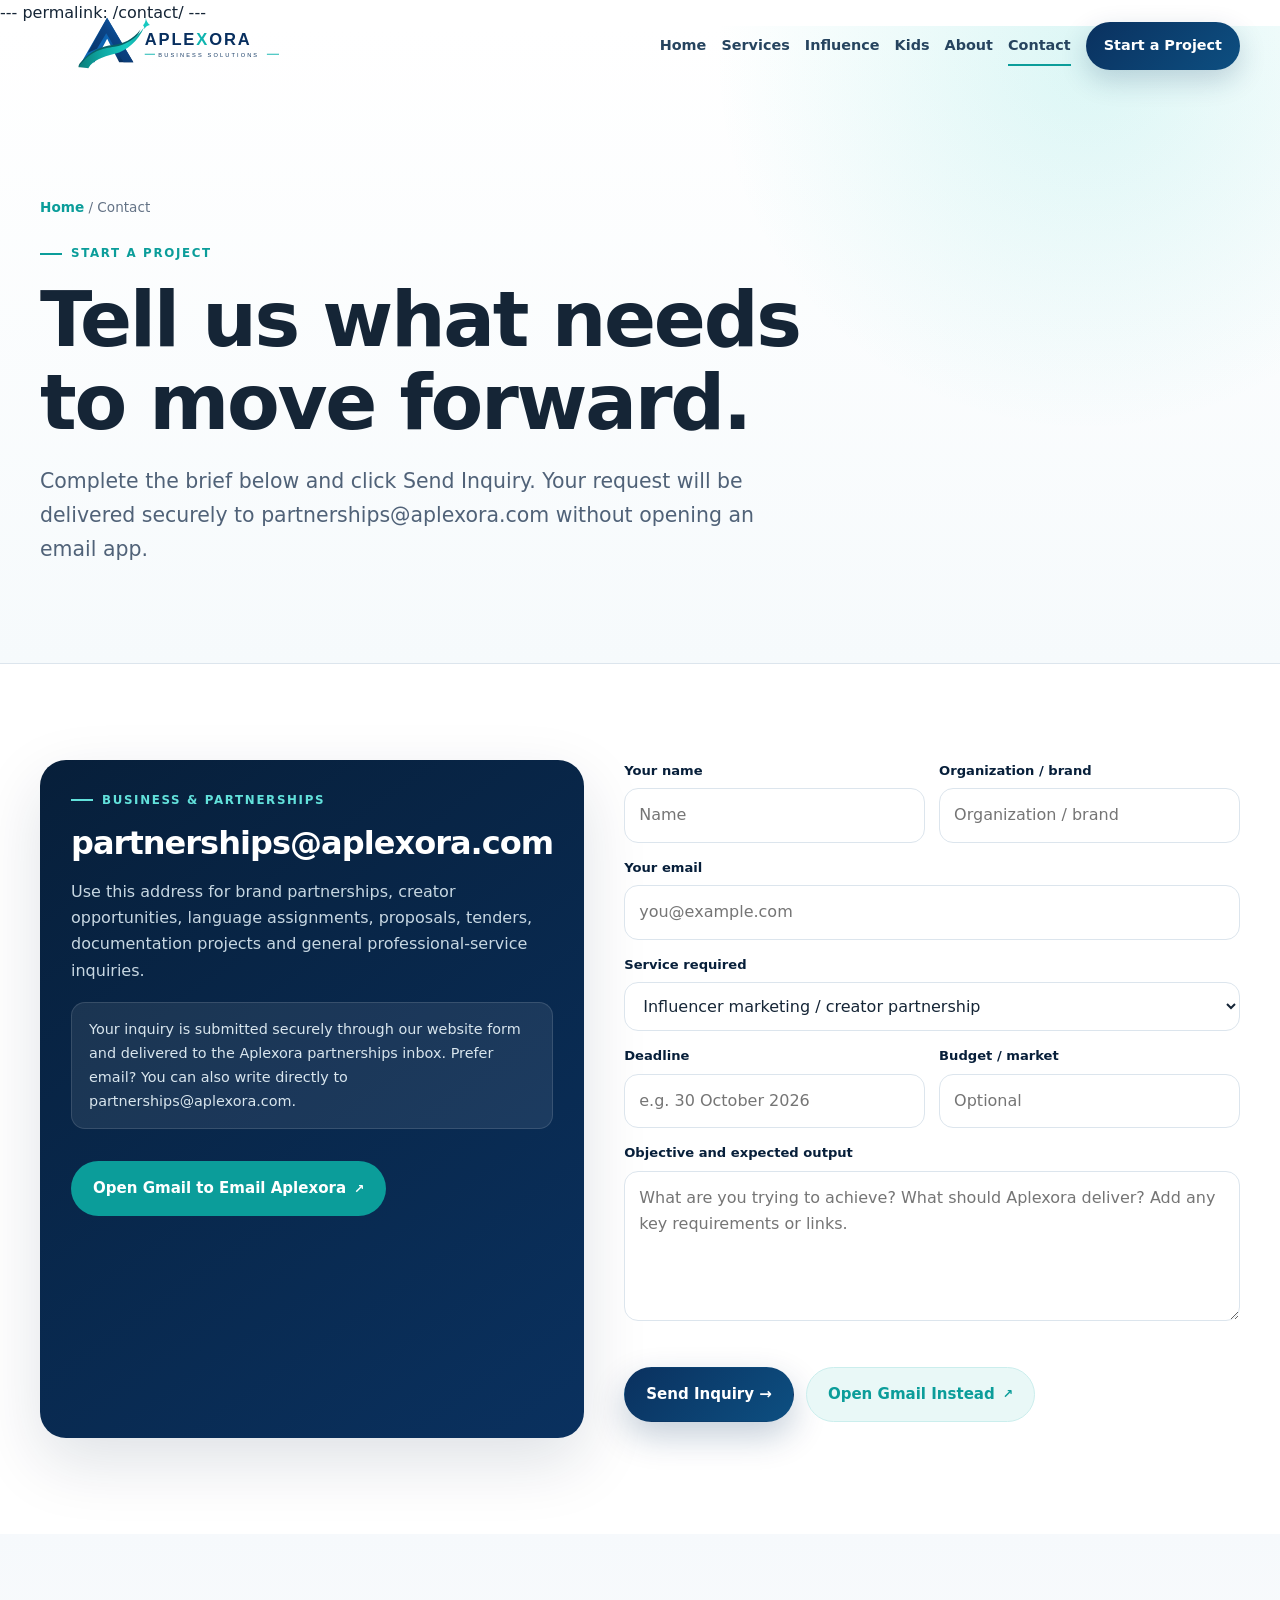
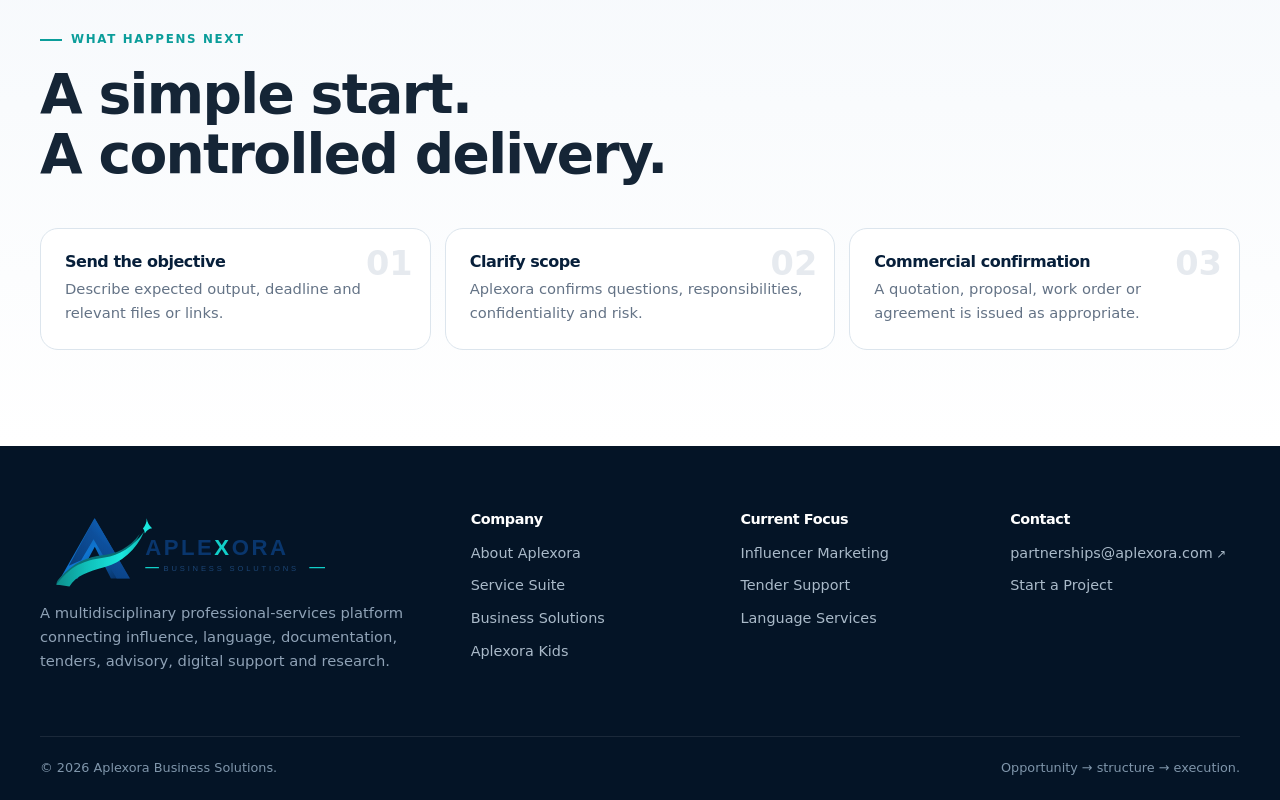
<file: contact.html>
---
permalink: /contact/
---
<!doctype html><html lang="en"><head>
<!-- Google tag (gtag.js) -->
<script async src="https://www.googletagmanager.com/gtag/js?id=G-DZJTN5F0CT"></script>
<script>
  window.dataLayer = window.dataLayer || [];
  function gtag(){dataLayer.push(arguments);}
  gtag('js', new Date());

  gtag('config', 'G-DZJTN5F0CT');
</script>
<meta charset="utf-8"><meta name="viewport" content="width=device-width,initial-scale=1"><title>Contact | Aplexora Business Solutions</title><meta name="description" content="Start a professional-services assignment, brand campaign or creator partnership with Aplexora."><link rel="icon" type="image/png" sizes="48x48" href="/assets/favicon-48x48.png"><link rel="icon" type="image/png" sizes="96x96" href="/assets/favicon-96x96.png"><link rel="icon" type="image/svg+xml" href="/assets/favicon.svg"><link rel="shortcut icon" href="/favicon.ico"><link rel="apple-touch-icon" sizes="180x180" href="/assets/favicon-180x180.png"><link rel="canonical" href="https://aplexora.com/contact/"><link rel="manifest" href="/site.webmanifest"><link rel="stylesheet" href="/assets/styles.css?v=de1aa2c4fe4d"><link rel="stylesheet" href="/assets/growth.css?v=10b1bcca874b"><meta property="og:title" content="Contact | Aplexora Business Solutions"><meta property="og:description" content="Start a professional-services assignment, brand campaign or creator partnership with Aplexora."><meta property="og:type" content="website"><meta property="og:url" content="https://aplexora.com/contact/"><meta property="og:site_name" content="Aplexora"><meta property="og:image" content="https://aplexora.com/assets/aplexora-social-1200x630.png"><meta property="og:image:width" content="1200"><meta property="og:image:height" content="630"><meta property="og:image:alt" content="Aplexora Business Solutions"><meta name="twitter:card" content="summary_large_image"><meta name="twitter:title" content="Contact | Aplexora Business Solutions"><meta name="twitter:description" content="Start a professional-services assignment, brand campaign or creator partnership with Aplexora."><meta name="twitter:image" content="https://aplexora.com/assets/aplexora-social-1200x630.png"><meta name="theme-color" content="#0b396c"><script type="application/ld+json" id="aplexora-breadcrumb-schema">{"@context":"https://schema.org","@type":"BreadcrumbList","itemListElement":[{"@type":"ListItem","position":1,"name":"Home","item":"https://aplexora.com/"},{"@type":"ListItem","position":2,"name":"Contact","item":"https://aplexora.com/contact/"}]}</script></head><body><header class="header"><div class="container header__row"><a class="brand" href="/" aria-label="Aplexora home"><img src="/assets/aplexora-logo.svg" alt="Aplexora Business Solutions"></a><nav class="nav"><a  href="/">Home</a><a  href="/services/">Services</a><a  href="/influence/">Influence</a><a href="/kids/">Kids</a><a  href="/about/">About</a><a class="active" href="/contact/">Contact</a><a class="nav-cta" href="/contact/#project">Start a Project</a></nav><button class="menu-btn" aria-label="Open navigation"><span></span></button></div></header><main><section class="page-hero"><div class="container"><div class="breadcrumb"><a href="/">Home</a> / Contact</div><div class="eyebrow">Start a project</div><h1>Tell us what needs<br>to move forward.</h1><p class="lead">Complete the brief below and click Send Inquiry. Your request will be delivered securely to partnerships@aplexora.com without opening an email app.</p></div></section><section class="section"><div class="container contact-layout"><div class="contact-card reveal"><div class="eyebrow" style="color:#62e1db">Business & partnerships</div><h2 style="font-size:2rem;margin-bottom:18px">partnerships@aplexora.com</h2><p>Use this address for brand partnerships, creator opportunities, language assignments, proposals, tenders, documentation projects and general professional-service inquiries.</p><div class="notice">Your inquiry is submitted securely through our website form and delivered to the Aplexora partnerships inbox. Prefer email? You can also write directly to partnerships@aplexora.com.</div><div class="hero__actions"><a class="btn btn--teal gmail-link" href="https://mail.google.com/mail/?view=cm&fs=1&to=partnerships%40aplexora.com&su=Aplexora%20Business%20Inquiry" target="_blank" rel="noopener">Open Gmail to Email Aplexora</a></div></div><div class="reveal" id="project" style="scroll-margin-top:110px"><div class="form-status form-status--success" id="form-success" data-fs-success role="status" aria-live="polite"></div><div class="form-status form-status--error" id="form-error" data-fs-error role="alert" aria-live="assertive"></div><form class="contact-form" id="contact-form" action="https://formspree.io/f/meaogljy" method="POST" target="_top"><input type="hidden" id="request-type" name="request_type" value="General project inquiry"><input type="hidden" name="source" value="aplexora.com"><div class="grid-2" style="gap:14px"><div class="field"><label for="name">Your name</label><input id="name" name="name" data-fs-field required placeholder="Name"></div><div class="field"><label for="organization">Organization / brand</label><input id="organization" name="organization" placeholder="Organization / brand"></div></div><div class="field"><label for="email">Your email</label><input id="email" type="email" name="email" data-fs-field required placeholder="you@example.com"></div><div class="field"><label for="service">Service required</label><select id="service" name="service"><option>Influencer marketing / creator partnership</option><option>Translation / transcription / language services</option><option>Proposal / tender support</option><option>Corporate / business documentation</option><option>Advisory / compliance support</option><option>Digital / branding support</option><option>Children&#39;s books / Aplexora Kids publishing</option><option>HR / admin / finance documentation</option><option>Research / business support</option><option>Other / combined assignment</option></select></div><div class="grid-2" style="gap:14px"><div class="field"><label for="deadline">Deadline</label><input id="deadline" name="deadline" placeholder="e.g. 30 October 2026"></div><div class="field"><label for="budget">Budget / market</label><input id="budget" name="budget" placeholder="Optional"></div></div><div class="field"><label for="message">Objective and expected output</label><textarea id="message" name="message" data-fs-field required placeholder="What are you trying to achieve? What should Aplexora deliver? Add any key requirements or links."></textarea></div><div class="hero__actions"><button class="btn btn--primary" type="submit" data-fs-submit-btn>Send Inquiry →</button><a class="btn btn--soft gmail-link" href="https://mail.google.com/mail/?view=cm&fs=1&to=partnerships%40aplexora.com&su=Aplexora%20Business%20Inquiry" target="_blank" rel="noopener">Open Gmail Instead</a></div></form></div></div></section><section class="section section--soft"><div class="container"><div class="section-head reveal"><div><div class="eyebrow">What happens next</div><h2>A simple start.<br>A controlled delivery.</h2></div></div><div class="process-list"><div class="process reveal"><h4>Send the objective</h4><p>Describe expected output, deadline and relevant files or links.</p></div><div class="process reveal"><h4>Clarify scope</h4><p>Aplexora confirms questions, responsibilities, confidentiality and risk.</p></div><div class="process reveal"><h4>Commercial confirmation</h4><p>A quotation, proposal, work order or agreement is issued as appropriate.</p></div></div></div></section></main><footer class="footer"><div class="container"><div class="footer__grid"><div><img src="/assets/aplexora-logo.svg" alt="Aplexora Business Solutions"><p>A multidisciplinary professional-services platform connecting influence, language, documentation, tenders, advisory, digital support and research.</p></div><div><h4>Company</h4><div class="footer__links"><a href="/about/">About Aplexora</a><a href="/services/">Service Suite</a><a href="/solutions/">Business Solutions</a><a href="/kids/">Aplexora Kids</a></div></div><div><h4>Current Focus</h4><div class="footer__links"><a href="/influence/">Influencer Marketing</a><a href="/services/#service-tender">Tender Support</a><a href="/services/#service-language">Language Services</a></div></div><div><h4>Contact</h4><div class="footer__links"><a class="gmail-link" href="https://mail.google.com/mail/?view=cm&fs=1&to=partnerships%40aplexora.com&su=Aplexora%20Business%20Inquiry" target="_blank" rel="noopener">partnerships@aplexora.com</a><a href="/contact/#project">Start a Project</a></div></div></div><div class="footer__bottom"><span>© 2026 Aplexora Business Solutions.</span><span>Opportunity → structure → execution.</span></div></div></footer><script src="/assets/script.js?v=1d8b211df29a"></script>
<script>
(function(){
  const form=document.getElementById('contact-form');
  const success=document.getElementById('form-success');
  const error=document.getElementById('form-error');
  if(!form) return;

  form.addEventListener('submit', async function(event){
    event.preventDefault();
    success.textContent='';
    error.textContent='';
    const button=form.querySelector('button[type="submit"]');
    const originalText=button ? button.textContent : '';
    if(button){ button.disabled=true; button.textContent='Sending…'; }

    try{
      const response=await fetch(form.action,{
        method:'POST',
        body:new FormData(form),
        headers:{'Accept':'application/json'}
      });

      if(response.ok){
        success.textContent='Thank you. Your inquiry has been sent successfully to Aplexora.';
        form.reset();
        if(location.hash==='#campaign'){
          const service=document.getElementById('service');
          const requestType=document.getElementById('request-type');
          if(service) service.value='Influencer marketing / creator partnership';
          if(requestType) requestType.value='Influencer marketing campaign';
        }
      }else{
        let message='Your inquiry could not be sent right now. Please try again or use the Gmail option.';
        try{
          const data=await response.json();
          if(data && Array.isArray(data.errors) && data.errors.length){
            message=data.errors.map(e=>e.message).filter(Boolean).join(' ');
          }
        }catch(_){}
        error.textContent=message;
      }
    }catch(_){
      error.textContent='Your inquiry could not be sent right now. Please try again or use the Gmail option.';
    }finally{
      if(button){ button.disabled=false; button.textContent=originalText; }
    }
  });
})();
</script></body></html>
</file>
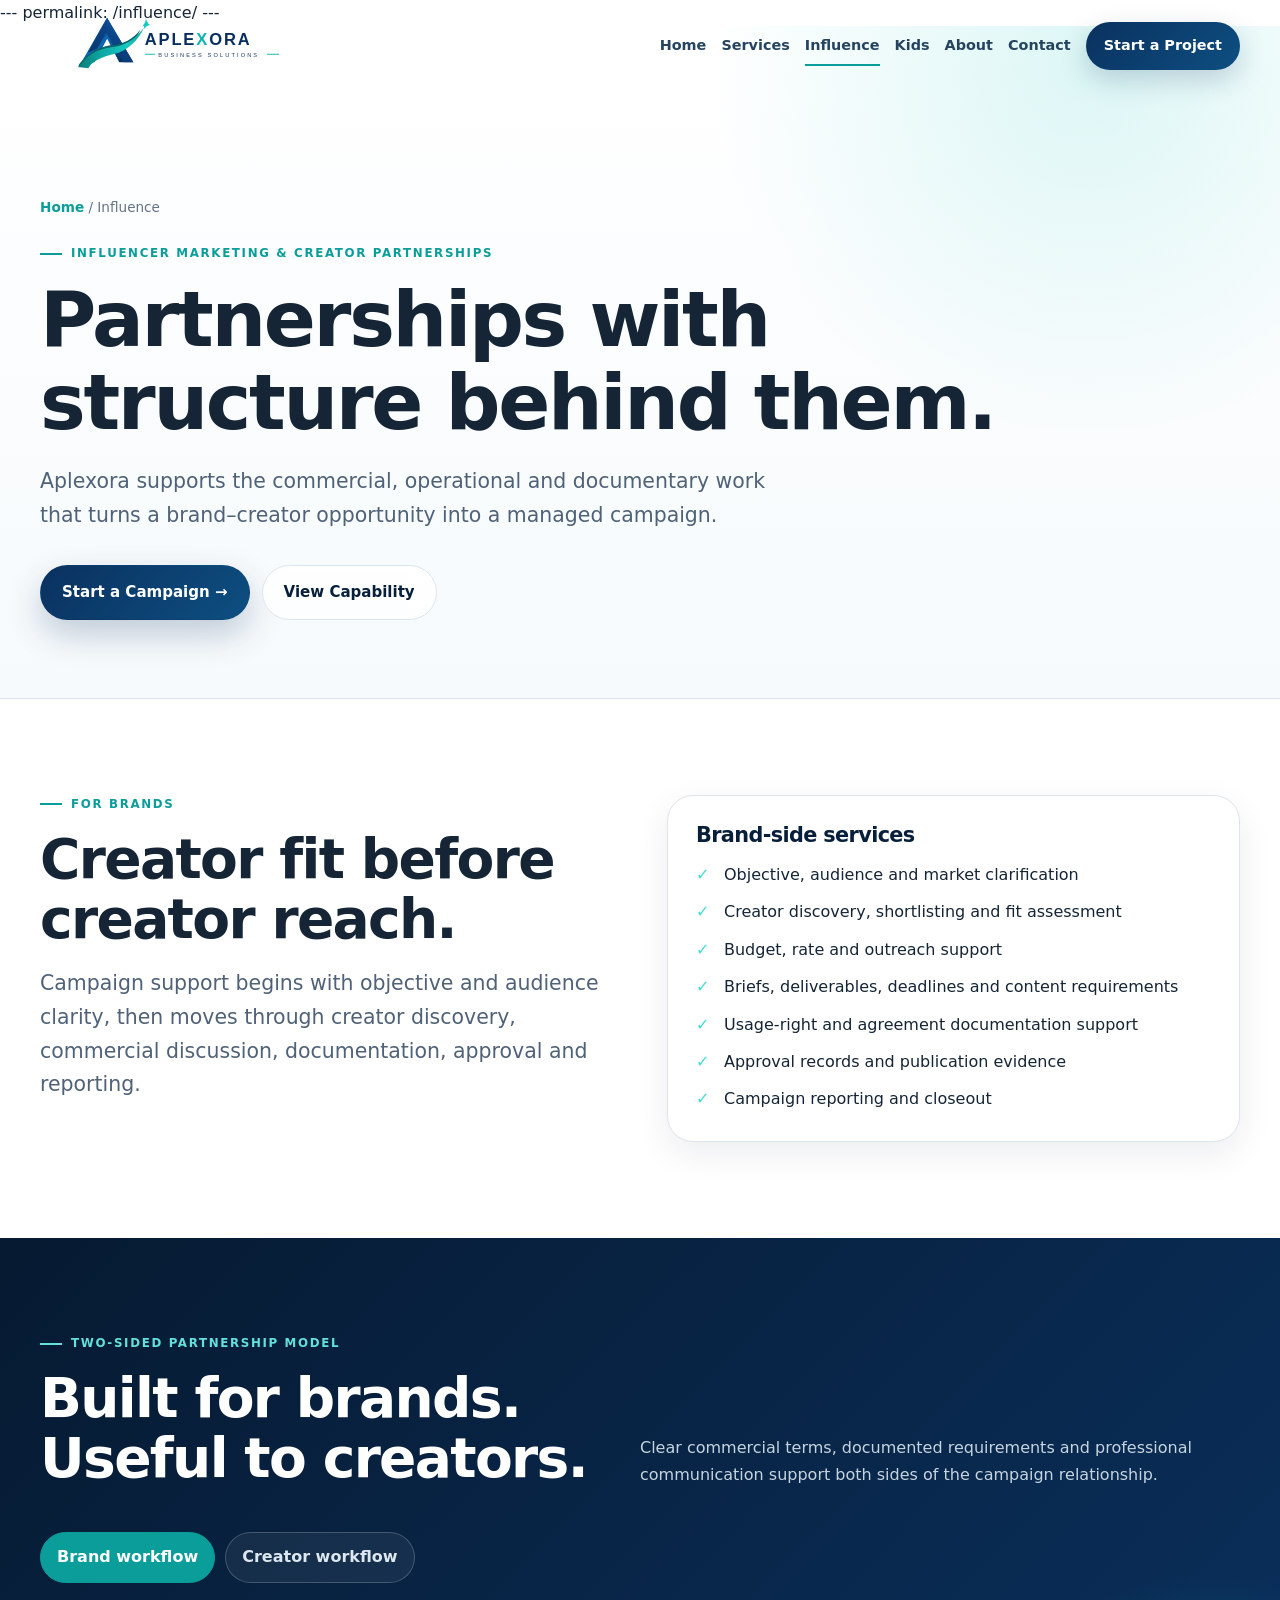
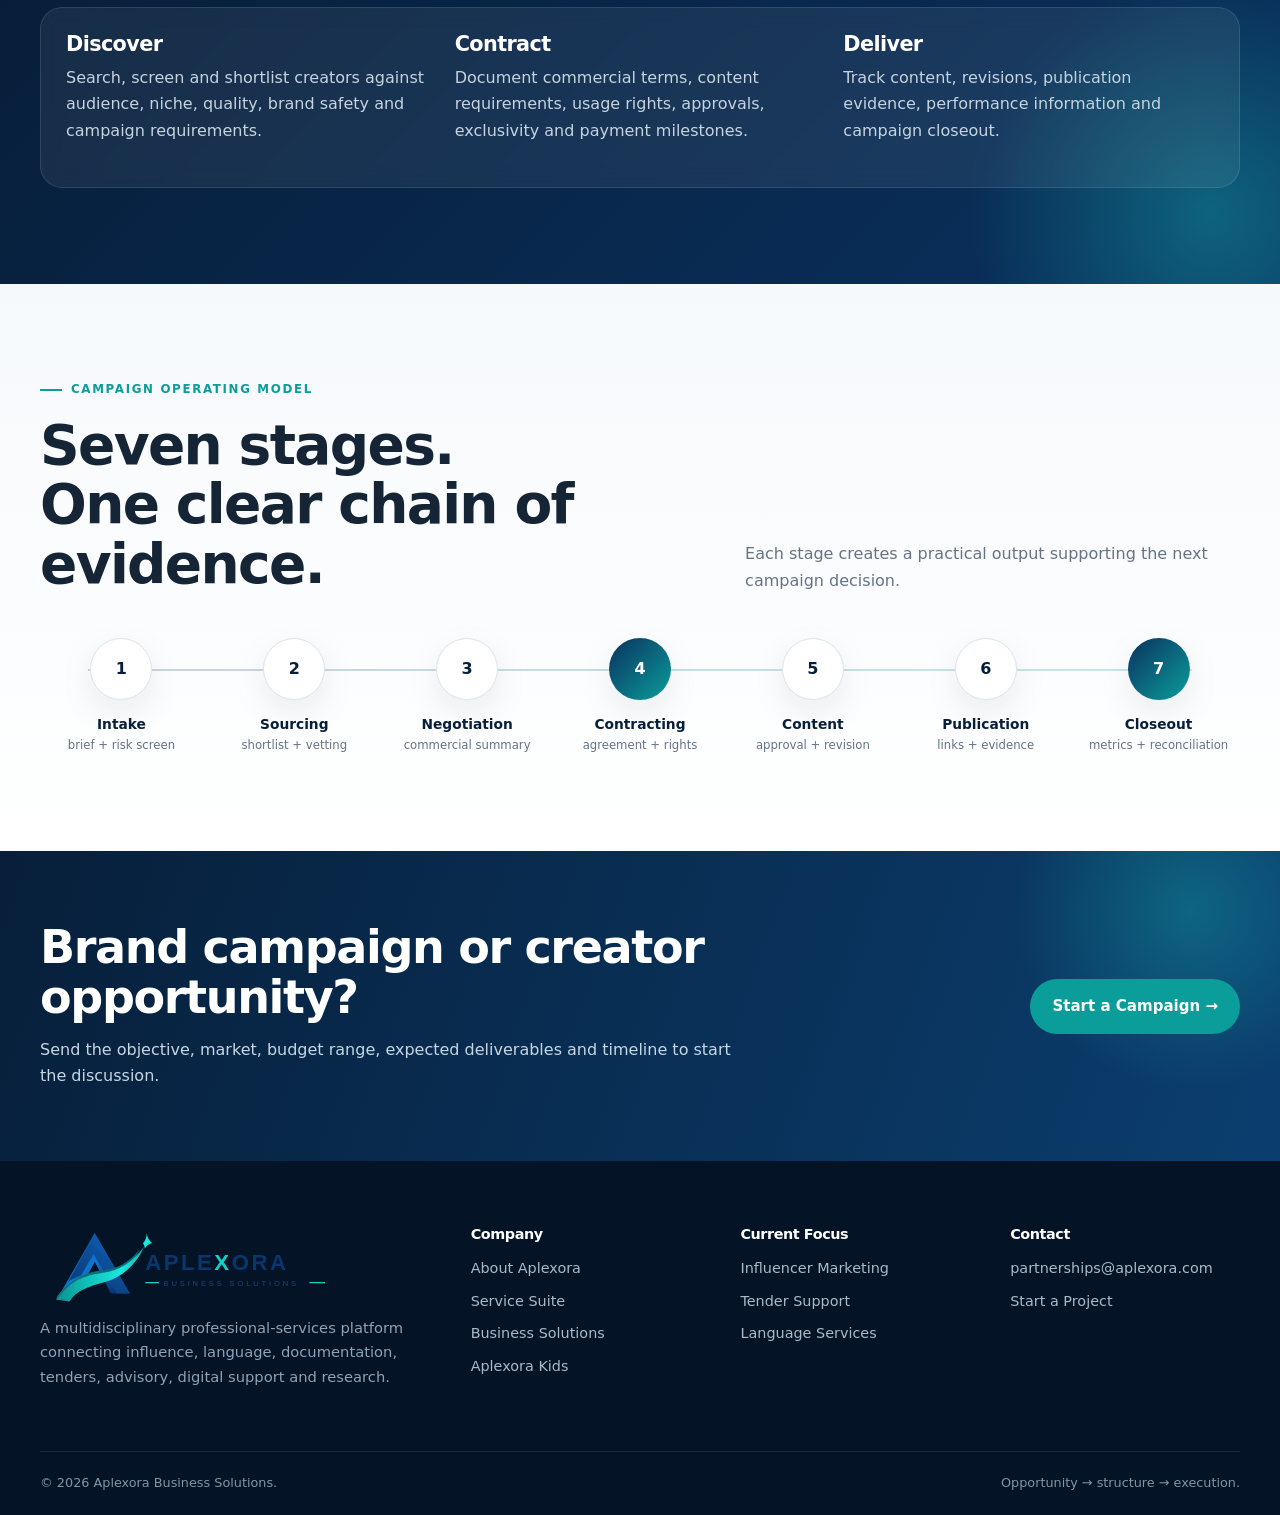
<file: influence.html>
---
permalink: /influence/
---
<!doctype html><html lang="en"><head>
<!-- Google tag (gtag.js) -->
<script async src="https://www.googletagmanager.com/gtag/js?id=G-DZJTN5F0CT"></script>
<script>
  window.dataLayer = window.dataLayer || [];
  function gtag(){dataLayer.push(arguments);}
  gtag('js', new Date());

  gtag('config', 'G-DZJTN5F0CT');
</script>
<meta charset="utf-8"><meta name="viewport" content="width=device-width,initial-scale=1"><title>Influencer Marketing Agency &amp; Creator Partnerships | Aplexora</title><meta name="description" content="Aplexora supports brands and creators with influencer marketing strategy, creator discovery, partnership coordination, campaign briefs and reporting."><link rel="icon" type="image/png" sizes="48x48" href="/assets/favicon-48x48.png"><link rel="icon" type="image/png" sizes="96x96" href="/assets/favicon-96x96.png"><link rel="icon" type="image/svg+xml" href="/assets/favicon.svg"><link rel="shortcut icon" href="/favicon.ico"><link rel="apple-touch-icon" sizes="180x180" href="/assets/favicon-180x180.png"><link rel="canonical" href="https://aplexora.com/influence/"><link rel="manifest" href="/site.webmanifest"><link rel="stylesheet" href="/assets/styles.css?v=de1aa2c4fe4d"><link rel="stylesheet" href="/assets/growth.css?v=10b1bcca874b"><meta property="og:title" content="Influencer Marketing | Aplexora Business Solutions"><meta property="og:description" content="Aplexora supports brands and creators with campaign strategy, creator sourcing, briefs, coordination, rights, approvals, publication evidence and reporting."><meta property="og:type" content="website"><meta property="og:url" content="https://aplexora.com/influence/"><meta property="og:site_name" content="Aplexora"><meta property="og:image" content="https://aplexora.com/assets/aplexora-social-1200x630.png"><meta property="og:image:width" content="1200"><meta property="og:image:height" content="630"><meta property="og:image:alt" content="Aplexora Business Solutions"><meta name="twitter:card" content="summary_large_image"><meta name="twitter:title" content="Influencer Marketing | Aplexora Business Solutions"><meta name="twitter:description" content="Aplexora supports brands and creators with campaign strategy, creator sourcing, briefs, coordination, rights, approvals, publication evidence and reporting."><meta name="twitter:image" content="https://aplexora.com/assets/aplexora-social-1200x630.png"><meta name="theme-color" content="#0b396c"><script type="application/ld+json" id="aplexora-breadcrumb-schema">{"@context":"https://schema.org","@type":"BreadcrumbList","itemListElement":[{"@type":"ListItem","position":1,"name":"Home","item":"https://aplexora.com/"},{"@type":"ListItem","position":2,"name":"Influence","item":"https://aplexora.com/influence/"}]}</script></head><body><header class="header"><div class="container header__row"><a class="brand" href="/" aria-label="Aplexora home"><img src="/assets/aplexora-logo.svg" alt="Aplexora Business Solutions"></a><nav class="nav"><a  href="/">Home</a><a  href="/services/">Services</a><a class="active" href="/influence/">Influence</a><a href="/kids/">Kids</a><a  href="/about/">About</a><a  href="/contact/">Contact</a><a class="nav-cta" href="/contact/#project">Start a Project</a></nav><button class="menu-btn" aria-label="Open navigation"><span></span></button></div></header><main><section class="page-hero"><div class="container"><div class="breadcrumb"><a href="/">Home</a> / Influence</div><div class="eyebrow">Influencer marketing & creator partnerships</div><h1>Partnerships with<br>structure behind them.</h1><p class="lead">Aplexora supports the commercial, operational and documentary work that turns a brand–creator opportunity into a managed campaign.</p><div class="hero__actions"><a class="btn btn--primary" href="/contact/#campaign">Start a Campaign →</a><a class="btn btn--ghost" href="/services/#service-influence">View Capability</a></div></div></section><section class="section"><div class="container"><div class="grid-2"><div class="reveal"><div class="eyebrow">For brands</div><h2>Creator fit before creator reach.</h2><p class="lead" style="margin-top:18px">Campaign support begins with objective and audience clarity, then moves through creator discovery, commercial discussion, documentation, approval and reporting.</p></div><div class="card reveal"><h3>Brand-side services</h3><ul class="check-list" style="margin-top:16px"><li>Objective, audience and market clarification</li><li>Creator discovery, shortlisting and fit assessment</li><li>Budget, rate and outreach support</li><li>Briefs, deliverables, deadlines and content requirements</li><li>Usage-right and agreement documentation support</li><li>Approval records and publication evidence</li><li>Campaign reporting and closeout</li></ul></div></div></div></section><section class="section section--dark"><div class="container" data-tabs><div class="section-head"><div><div class="eyebrow" style="color:#62e1db">Two-sided partnership model</div><h2>Built for brands.<br>Useful to creators.</h2></div><p style="color:#c6d4df">Clear commercial terms, documented requirements and professional communication support both sides of the campaign relationship.</p></div><div class="tabs"><button class="tab-btn active" data-target="brand-deep">Brand workflow</button><button class="tab-btn" data-target="creator-deep">Creator workflow</button></div><div id="brand-deep" class="tab-panel active dark-card"><div class="grid-3"><div><h3>Discover</h3><p>Search, screen and shortlist creators against audience, niche, quality, brand safety and campaign requirements.</p></div><div><h3>Contract</h3><p>Document commercial terms, content requirements, usage rights, approvals, exclusivity and payment milestones.</p></div><div><h3>Deliver</h3><p>Track content, revisions, publication evidence, performance information and campaign closeout.</p></div></div></div><div id="creator-deep" class="tab-panel dark-card"><div class="grid-3"><div><h3>Onboard</h3><p>Organize creator profile, audience, platforms, rates, categories, availability and brand-safety information.</p></div><div><h3>Coordinate</h3><p>Translate brand briefs into practical deliverables, timing, rights and approval expectations.</p></div><div><h3>Close out</h3><p>Track publication, evidence, payment, usage-right expiry and repeat partnership opportunities.</p></div></div></div></div></section><section class="section section--soft"><div class="container"><div class="section-head reveal"><div><div class="eyebrow">Campaign operating model</div><h2>Seven stages.<br>One clear chain of evidence.</h2></div><p>Each stage creates a practical output supporting the next campaign decision.</p></div><div class="flow"><div class="flow__step"><div class="flow__dot">1</div><strong>Intake</strong><small>brief + risk screen</small></div><div class="flow__step"><div class="flow__dot">2</div><strong>Sourcing</strong><small>shortlist + vetting</small></div><div class="flow__step"><div class="flow__dot">3</div><strong>Negotiation</strong><small>commercial summary</small></div><div class="flow__step"><div class="flow__dot">4</div><strong>Contracting</strong><small>agreement + rights</small></div><div class="flow__step"><div class="flow__dot">5</div><strong>Content</strong><small>approval + revision</small></div><div class="flow__step"><div class="flow__dot">6</div><strong>Publication</strong><small>links + evidence</small></div><div class="flow__step"><div class="flow__dot">7</div><strong>Closeout</strong><small>metrics + reconciliation</small></div></div></div></section><section class="cta"><div class="container cta__row"><div><h2>Brand campaign or creator opportunity?</h2><p>Send the objective, market, budget range, expected deliverables and timeline to start the discussion.</p></div><a class="btn btn--teal" href="/contact/#campaign">Start a Campaign →</a></div></section></main><footer class="footer"><div class="container"><div class="footer__grid"><div><img src="/assets/aplexora-logo.svg" alt="Aplexora Business Solutions"><p>A multidisciplinary professional-services platform connecting influence, language, documentation, tenders, advisory, digital support and research.</p></div><div><h4>Company</h4><div class="footer__links"><a href="/about/">About Aplexora</a><a href="/services/">Service Suite</a><a href="/solutions/">Business Solutions</a><a href="/kids/">Aplexora Kids</a></div></div><div><h4>Current Focus</h4><div class="footer__links"><a href="/influence/">Influencer Marketing</a><a href="/services/#service-tender">Tender Support</a><a href="/services/#service-language">Language Services</a></div></div><div><h4>Contact</h4><div class="footer__links"><a href="https://mail.google.com/mail/?view=cm&fs=1&to=partnerships%40aplexora.com&su=Aplexora%20Business%20Inquiry" target="_blank" rel="noopener">partnerships@aplexora.com</a><a href="/contact/#project">Start a Project</a></div></div></div><div class="footer__bottom"><span>© 2026 Aplexora Business Solutions.</span><span>Opportunity → structure → execution.</span></div></div></footer><script src="/assets/script.js?v=1d8b211df29a"></script></body></html>
</file>
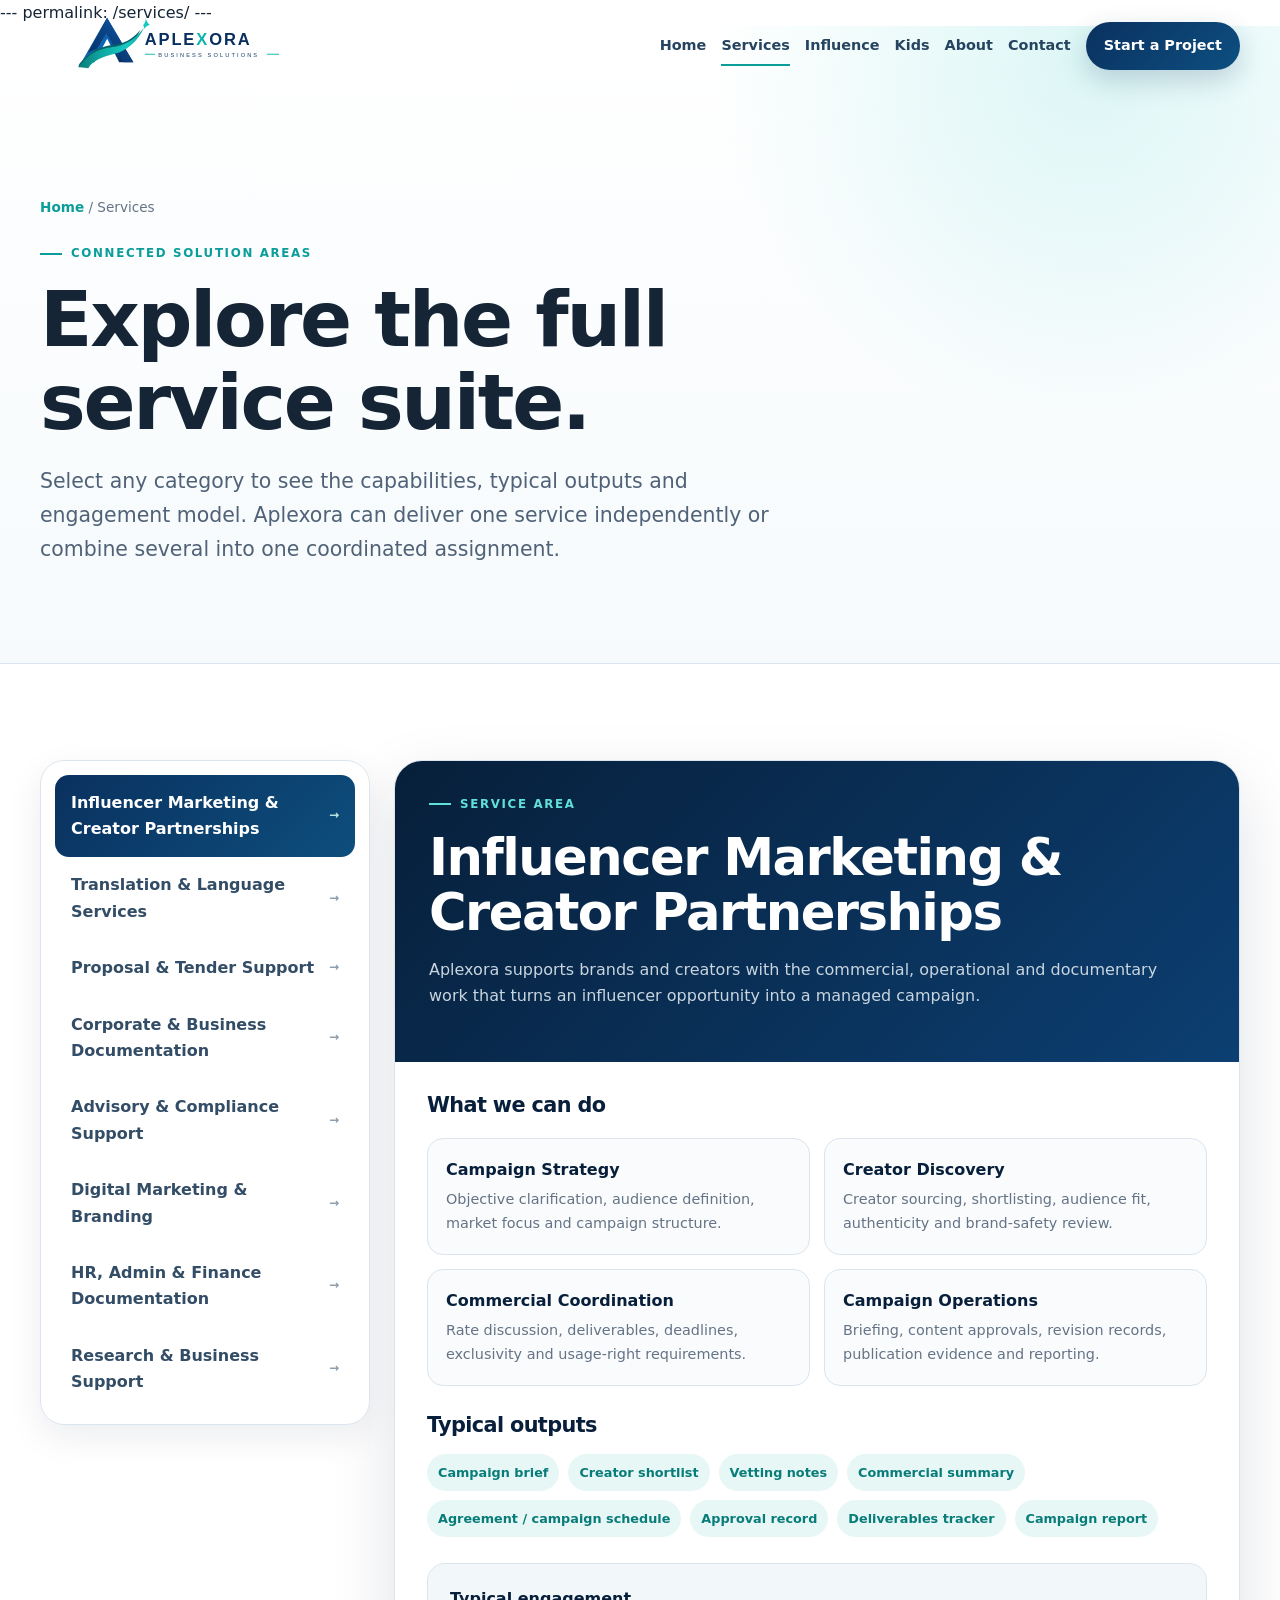
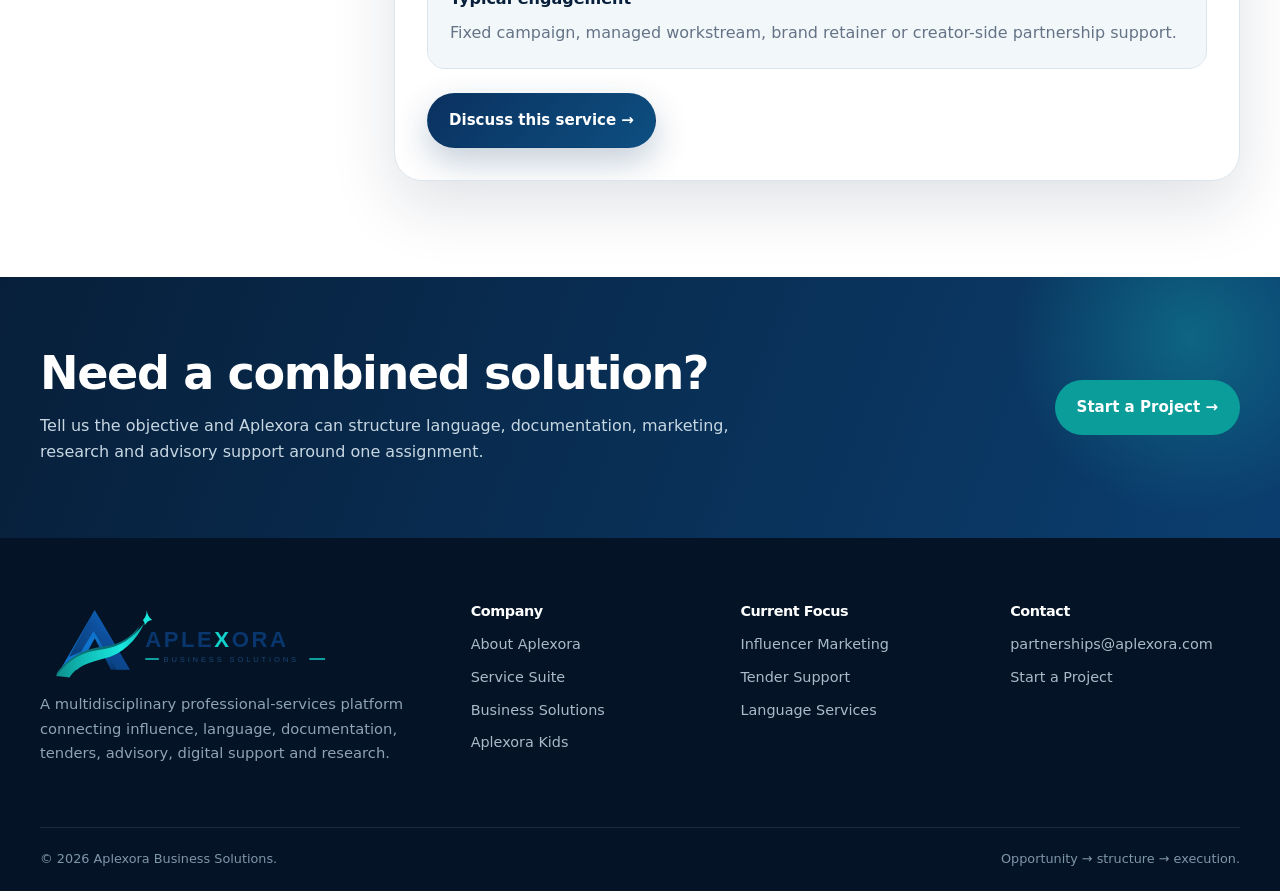
<file: services.html>
---
permalink: /services/
---
<!doctype html><html lang="en"><head>
<!-- Google tag (gtag.js) -->
<script async src="https://www.googletagmanager.com/gtag/js?id=G-DZJTN5F0CT"></script>
<script>
  window.dataLayer = window.dataLayer || [];
  function gtag(){dataLayer.push(arguments);}
  gtag('js', new Date());

  gtag('config', 'G-DZJTN5F0CT');
</script>
<meta charset="utf-8"><meta name="viewport" content="width=device-width,initial-scale=1"><title>Business Solutions &amp; Professional Services | Aplexora</title><meta name="description" content="Explore Aplexora business solutions including influencer marketing, translation services, proposals and tenders, documentation, advisory, compliance, HR and digital support."><link rel="icon" type="image/png" sizes="48x48" href="/assets/favicon-48x48.png"><link rel="icon" type="image/png" sizes="96x96" href="/assets/favicon-96x96.png"><link rel="icon" type="image/svg+xml" href="/assets/favicon.svg"><link rel="shortcut icon" href="/favicon.ico"><link rel="apple-touch-icon" sizes="180x180" href="/assets/favicon-180x180.png"><link rel="canonical" href="https://aplexora.com/services/"><link rel="manifest" href="/site.webmanifest"><link rel="stylesheet" href="/assets/styles.css?v=de1aa2c4fe4d"><link rel="stylesheet" href="/assets/growth.css?v=10b1bcca874b"><meta property="og:title" content="Services | Aplexora Business Solutions"><meta property="og:description" content="Explore Aplexora services across influencer marketing, language, proposals and tenders, business documentation, advisory, compliance, digital support, HR/admin/finance and research."><meta property="og:type" content="website"><meta property="og:url" content="https://aplexora.com/services/"><meta property="og:site_name" content="Aplexora"><meta property="og:image" content="https://aplexora.com/assets/aplexora-social-1200x630.png"><meta property="og:image:width" content="1200"><meta property="og:image:height" content="630"><meta property="og:image:alt" content="Aplexora Business Solutions"><meta name="twitter:card" content="summary_large_image"><meta name="twitter:title" content="Services | Aplexora Business Solutions"><meta name="twitter:description" content="Explore Aplexora services across influencer marketing, language, proposals and tenders, business documentation, advisory, compliance, digital support, HR/admin/finance and research."><meta name="twitter:image" content="https://aplexora.com/assets/aplexora-social-1200x630.png"><meta name="theme-color" content="#0b396c"><script type="application/ld+json" id="aplexora-breadcrumb-schema">{"@context":"https://schema.org","@type":"BreadcrumbList","itemListElement":[{"@type":"ListItem","position":1,"name":"Home","item":"https://aplexora.com/"},{"@type":"ListItem","position":2,"name":"Services","item":"https://aplexora.com/services/"}]}</script></head><body><header class="header"><div class="container header__row"><a class="brand" href="/" aria-label="Aplexora home"><img src="/assets/aplexora-logo.svg" alt="Aplexora Business Solutions"></a><nav class="nav"><a  href="/">Home</a><a class="active" href="/services/">Services</a><a  href="/influence/">Influence</a><a href="/kids/">Kids</a><a  href="/about/">About</a><a  href="/contact/">Contact</a><a class="nav-cta" href="/contact/#project">Start a Project</a></nav><button class="menu-btn" aria-label="Open navigation"><span></span></button></div></header><main><section class="page-hero"><div class="container"><div class="breadcrumb"><a href="/">Home</a> / Services</div><div class="eyebrow">Connected solution areas</div><h1>Explore the full<br>service suite.</h1><p class="lead">Select any category to see the capabilities, typical outputs and engagement model. Aplexora can deliver one service independently or combine several into one coordinated assignment.</p></div></section><section class="section"><div class="container"><div class="service-explorer"><aside class="service-menu reveal"><button class="service-menu-btn active" data-service="influence">Influencer Marketing & Creator Partnerships<span>→</span></button><button class="service-menu-btn " data-service="language">Translation & Language Services<span>→</span></button><button class="service-menu-btn " data-service="tender">Proposal & Tender Support<span>→</span></button><button class="service-menu-btn " data-service="docs">Corporate & Business Documentation<span>→</span></button><button class="service-menu-btn " data-service="advisory">Advisory & Compliance Support<span>→</span></button><button class="service-menu-btn " data-service="digital">Digital Marketing & Branding<span>→</span></button><button class="service-menu-btn " data-service="hr">HR, Admin & Finance Documentation<span>→</span></button><button class="service-menu-btn " data-service="research">Research & Business Support<span>→</span></button></aside><div class="reveal"><section class="service-panel active" id="service-influence"><div class="service-panel-card"><div class="service-panel-head"><div class="eyebrow">Service area</div><h2>Influencer Marketing & Creator Partnerships</h2><p>Aplexora supports brands and creators with the commercial, operational and documentary work that turns an influencer opportunity into a managed campaign.</p></div><div class="service-body"><h3 style="color:var(--navy)">What we can do</h3><div class="cap-grid"><div class="cap"><strong>Campaign Strategy</strong><span>Objective clarification, audience definition, market focus and campaign structure.</span></div><div class="cap"><strong>Creator Discovery</strong><span>Creator sourcing, shortlisting, audience fit, authenticity and brand-safety review.</span></div><div class="cap"><strong>Commercial Coordination</strong><span>Rate discussion, deliverables, deadlines, exclusivity and usage-right requirements.</span></div><div class="cap"><strong>Campaign Operations</strong><span>Briefing, content approvals, revision records, publication evidence and reporting.</span></div></div><h3 style="color:var(--navy);margin-top:28px">Typical outputs</h3><div class="output-strip"><span class="output-pill">Campaign brief</span><span class="output-pill">Creator shortlist</span><span class="output-pill">Vetting notes</span><span class="output-pill">Commercial summary</span><span class="output-pill">Agreement / campaign schedule</span><span class="output-pill">Approval record</span><span class="output-pill">Deliverables tracker</span><span class="output-pill">Campaign report</span></div><div class="engagement-box"><strong style="color:var(--navy)">Typical engagement</strong><p class="muted" style="margin:7px 0 0">Fixed campaign, managed workstream, brand retainer or creator-side partnership support.</p></div><div class="hero__actions" style="margin-top:24px"><a class="btn btn--primary" href="/contact/#project">Discuss this service →</a></div></div></div></section><section class="service-panel " id="service-language"><div class="service-panel-card"><div class="service-panel-head"><div class="eyebrow">Service area</div><h2>Translation & Language Services</h2><p>Controlled language services for organizations that require accurate, professionally formatted and reviewable content.</p></div><div class="service-body"><h3 style="color:var(--navy)">What we can do</h3><div class="cap-grid"><div class="cap"><strong>Translation</strong><span>Translation with terminology, formatting and purpose-specific review.</span></div><div class="cap"><strong>Transcription</strong><span>Audio/video transcription with completeness and formatting controls.</span></div><div class="cap"><strong>Editing & Proofreading</strong><span>Grammar, clarity, consistency, style and document readiness.</span></div><div class="cap"><strong>Linguistic QA</strong><span>Bilingual review, terminology management, source comparison and issue resolution.</span></div></div><h3 style="color:var(--navy);margin-top:28px">Typical outputs</h3><div class="output-strip"><span class="output-pill">Translated files</span><span class="output-pill">Transcripts</span><span class="output-pill">Terminology lists</span><span class="output-pill">Review logs</span><span class="output-pill">Formatted bilingual documents</span><span class="output-pill">QA notes</span></div><div class="engagement-box"><strong style="color:var(--navy)">Typical engagement</strong><p class="muted" style="margin:7px 0 0">Single file, multi-file project, recurring language support or specialist subcontracting.</p></div><div class="hero__actions" style="margin-top:24px"><a class="btn btn--primary" href="/contact/#project">Discuss this service →</a></div></div></div></section><section class="service-panel " id="service-tender"><div class="service-panel-card"><div class="service-panel-head"><div class="eyebrow">Service area</div><h2>Proposal & Tender Support</h2><p>Support for teams preparing professional, compliant procurement and business-development submissions without fabricating unsupported evidence.</p></div><div class="service-body"><h3 style="color:var(--navy)">What we can do</h3><div class="cap-grid"><div class="cap"><strong>Requirement Extraction</strong><span>Review solicitation, deadlines, eligibility, mandatory forms and evidence requirements.</span></div><div class="cap"><strong>Compliance Matrix</strong><span>Map every requirement to a document, owner, status and final submission location.</span></div><div class="cap"><strong>Technical Drafting</strong><span>Methodology, work plan, staffing, implementation narrative and supporting sections.</span></div><div class="cap"><strong>Submission QA</strong><span>Completeness, consistency, formatting, attachment and final packaging review.</span></div></div><h3 style="color:var(--navy);margin-top:28px">Typical outputs</h3><div class="output-strip"><span class="output-pill">Compliance matrix</span><span class="output-pill">Technical proposal</span><span class="output-pill">Methodology</span><span class="output-pill">Work plan</span><span class="output-pill">Team / CV formatting</span><span class="output-pill">Clarification log</span><span class="output-pill">Submission checklist</span></div><div class="engagement-box"><strong style="color:var(--navy)">Typical engagement</strong><p class="muted" style="margin:7px 0 0">RFQ, RFP, EOI, tender or donor/client proposal support.</p></div><div class="hero__actions" style="margin-top:24px"><a class="btn btn--primary" href="/contact/#project">Discuss this service →</a></div></div></div></section><section class="service-panel " id="service-docs"><div class="service-panel-card"><div class="service-panel-head"><div class="eyebrow">Service area</div><h2>Corporate & Business Documentation</h2><p>Professional documentation systems that help organizations operate, present themselves and respond to external requirements.</p></div><div class="service-body"><h3 style="color:var(--navy)">What we can do</h3><div class="cap-grid"><div class="cap"><strong>Corporate Profiles</strong><span>Company profiles, capability statements and structured service descriptions.</span></div><div class="cap"><strong>Policies & Manuals</strong><span>Policies, procedures, SOPs, codes of conduct and implementation guidance.</span></div><div class="cap"><strong>Agreements & Forms</strong><span>Operational agreements, forms, checklists, registers and templates.</span></div><div class="cap"><strong>Document Control</strong><span>Versioning, ownership, review cycles, master lists and evidence structures.</span></div></div><h3 style="color:var(--navy);margin-top:28px">Typical outputs</h3><div class="output-strip"><span class="output-pill">Company profile</span><span class="output-pill">Policy manual</span><span class="output-pill">SOP</span><span class="output-pill">Agreement template</span><span class="output-pill">Register</span><span class="output-pill">Checklist</span><span class="output-pill">Form pack</span><span class="output-pill">Document-control matrix</span></div><div class="engagement-box"><strong style="color:var(--navy)">Typical engagement</strong><p class="muted" style="margin:7px 0 0">One-off document, corporate documentation package or recurring documentation support.</p></div><div class="hero__actions" style="margin-top:24px"><a class="btn btn--primary" href="/contact/#project">Discuss this service →</a></div></div></div></section><section class="service-panel " id="service-advisory"><div class="service-panel-card"><div class="service-panel-head"><div class="eyebrow">Service area</div><h2>Advisory & Compliance Support</h2><p>Practical support focused on business processes, documentation gaps, internal controls and implementation readiness.</p></div><div class="service-body"><h3 style="color:var(--navy)">What we can do</h3><div class="cap-grid"><div class="cap"><strong>Process Mapping</strong><span>Document current workflows, decision points, owners and control gaps.</span></div><div class="cap"><strong>Gap Reviews</strong><span>Compare current documents and practices against client, donor or business requirements.</span></div><div class="cap"><strong>Control Documentation</strong><span>Internal-control descriptions, approval flows, registers and evidence requirements.</span></div><div class="cap"><strong>Implementation Support</strong><span>Translate policies and recommendations into practical forms, responsibilities and routines.</span></div></div><h3 style="color:var(--navy);margin-top:28px">Typical outputs</h3><div class="output-strip"><span class="output-pill">Process map</span><span class="output-pill">Gap register</span><span class="output-pill">Control matrix</span><span class="output-pill">Due-diligence form</span><span class="output-pill">Implementation checklist</span><span class="output-pill">Readiness pack</span></div><div class="engagement-box"><strong style="color:var(--navy)">Typical engagement</strong><p class="muted" style="margin:7px 0 0">Defined review, control-design project or implementation support workstream.</p></div><div class="hero__actions" style="margin-top:24px"><a class="btn btn--primary" href="/contact/#project">Discuss this service →</a></div></div></div></section><section class="service-panel " id="service-digital"><div class="service-panel-card"><div class="service-panel-head"><div class="eyebrow">Service area</div><h2>Digital Marketing & Branding</h2><p>Professional digital and brand-support work that improves clarity, consistency and campaign execution.</p></div><div class="service-body"><h3 style="color:var(--navy)">What we can do</h3><div class="cap-grid"><div class="cap"><strong>Brand Messaging</strong><span>Business descriptions, positioning language, service narratives and communication style.</span></div><div class="cap"><strong>Website Content</strong><span>Page structure, service content, calls to action and business copy.</span></div><div class="cap"><strong>Campaign Support</strong><span>Social-media and digital campaign coordination, briefs and content planning.</span></div><div class="cap"><strong>Creative Coordination</strong><span>Creative briefs, review notes, campaign assets and communication materials.</span></div></div><h3 style="color:var(--navy);margin-top:28px">Typical outputs</h3><div class="output-strip"><span class="output-pill">Website copy</span><span class="output-pill">Brand description</span><span class="output-pill">Content plan</span><span class="output-pill">Creative brief</span><span class="output-pill">Campaign material</span><span class="output-pill">Email copy</span></div><div class="engagement-box"><strong style="color:var(--navy)">Typical engagement</strong><p class="muted" style="margin:7px 0 0">Defined digital deliverable, campaign support or coordinated brand-content project.</p></div><div class="hero__actions" style="margin-top:24px"><a class="btn btn--primary" href="/contact/#project">Discuss this service →</a></div></div></div></section><section class="service-panel " id="service-hr"><div class="service-panel-card"><div class="service-panel-head"><div class="eyebrow">Service area</div><h2>HR, Admin & Finance Documentation</h2><p>Operational documentation and control tools for teams that need structure without building a large in-house back office.</p></div><div class="service-body"><h3 style="color:var(--navy)">What we can do</h3><div class="cap-grid"><div class="cap"><strong>HR Documentation</strong><span>Job descriptions, onboarding, performance, training and personnel forms.</span></div><div class="cap"><strong>Administrative Tools</strong><span>Attendance, timesheets, filing, trackers, action logs and office templates.</span></div><div class="cap"><strong>Commercial Documents</strong><span>Quotation, invoice, payment-support and receivables documentation.</span></div><div class="cap"><strong>Control Trackers</strong><span>Dashboards, follow-up tools, approval records and reconciliations.</span></div></div><h3 style="color:var(--navy);margin-top:28px">Typical outputs</h3><div class="output-strip"><span class="output-pill">Job description</span><span class="output-pill">Onboarding pack</span><span class="output-pill">Timesheet</span><span class="output-pill">Performance form</span><span class="output-pill">Invoice template</span><span class="output-pill">Tracker</span><span class="output-pill">Dashboard</span><span class="output-pill">Payment record</span></div><div class="engagement-box"><strong style="color:var(--navy)">Typical engagement</strong><p class="muted" style="margin:7px 0 0">Single template, department pack or operational documentation system.</p></div><div class="hero__actions" style="margin-top:24px"><a class="btn btn--primary" href="/contact/#project">Discuss this service →</a></div></div></div></section><section class="service-panel " id="service-research"><div class="service-panel-card"><div class="service-panel-head"><div class="eyebrow">Service area</div><h2>Research & Business Support</h2><p>Structured research and business-development support for decisions, opportunities and professional briefings.</p></div><div class="service-body"><h3 style="color:var(--navy)">What we can do</h3><div class="cap-grid"><div class="cap"><strong>Market Research</strong><span>Market scans, demand signals, competitor mapping and sector reviews.</span></div><div class="cap"><strong>Opportunity Tracking</strong><span>Tender, partnership or business-development opportunity registers.</span></div><div class="cap"><strong>Data Structuring</strong><span>Organize source information into usable tables, trackers and summaries.</span></div><div class="cap"><strong>Briefing Notes</strong><span>Decision-oriented summaries, research notes and management briefs.</span></div></div><h3 style="color:var(--navy);margin-top:28px">Typical outputs</h3><div class="output-strip"><span class="output-pill">Market scan</span><span class="output-pill">Competitor map</span><span class="output-pill">Opportunity list</span><span class="output-pill">Research summary</span><span class="output-pill">Briefing note</span><span class="output-pill">Structured dataset</span></div><div class="engagement-box"><strong style="color:var(--navy)">Typical engagement</strong><p class="muted" style="margin:7px 0 0">One-off research task, opportunity-tracking workstream or recurring business-development support.</p></div><div class="hero__actions" style="margin-top:24px"><a class="btn btn--primary" href="/contact/#project">Discuss this service →</a></div></div></div></section></div></div></div></section><section class="cta"><div class="container cta__row"><div><h2>Need a combined solution?</h2><p>Tell us the objective and Aplexora can structure language, documentation, marketing, research and advisory support around one assignment.</p></div><a class="btn btn--teal" href="/contact/#project">Start a Project →</a></div></section></main><footer class="footer"><div class="container"><div class="footer__grid"><div><img src="/assets/aplexora-logo.svg" alt="Aplexora Business Solutions"><p>A multidisciplinary professional-services platform connecting influence, language, documentation, tenders, advisory, digital support and research.</p></div><div><h4>Company</h4><div class="footer__links"><a href="/about/">About Aplexora</a><a href="/services/">Service Suite</a><a href="/solutions/">Business Solutions</a><a href="/kids/">Aplexora Kids</a></div></div><div><h4>Current Focus</h4><div class="footer__links"><a href="/influence/">Influencer Marketing</a><a href="/services/#service-tender">Tender Support</a><a href="/services/#service-language">Language Services</a></div></div><div><h4>Contact</h4><div class="footer__links"><a href="https://mail.google.com/mail/?view=cm&fs=1&to=partnerships%40aplexora.com&su=Aplexora%20Business%20Inquiry" target="_blank" rel="noopener">partnerships@aplexora.com</a><a href="/contact/#project">Start a Project</a></div></div></div><div class="footer__bottom"><span>© 2026 Aplexora Business Solutions.</span><span>Opportunity → structure → execution.</span></div></div></footer><script src="/assets/script.js?v=1d8b211df29a"></script></body></html>
</file>
<file: assets/styles.css>
:root{--navy:#071f3a;--navy2:#0a315f;--navy3:#103f72;--teal:#0b9d9a;--teal2:#16c7bf;--teal3:#41ddd5;--ink:#152536;--muted:#647386;--line:#dce5ed;--soft:#f5f8fb;--paper:#fff;--glass:rgba(255,255,255,.80);--shadow:0 24px 65px rgba(7,31,58,.13);--shadow-sm:0 12px 35px rgba(7,31,58,.08);--radius:26px;--max:1200px}
*{box-sizing:border-box}html{scroll-behavior:smooth}body{margin:0;font-family:Inter,ui-sans-serif,system-ui,-apple-system,BlinkMacSystemFont,"Segoe UI",sans-serif;color:var(--ink);background:#fff;line-height:1.65;-webkit-font-smoothing:antialiased}a{color:inherit;text-decoration:none}button,input,select,textarea{font:inherit}button{color:inherit}img,svg{max-width:100%;display:block}.container{width:min(var(--max),calc(100% - 42px));margin:auto}.section{padding:96px 0}.section--soft{background:linear-gradient(180deg,#f6f9fc,#fff)}.section--dark{background:linear-gradient(135deg,#061a31,#0a315f);color:#fff;position:relative;overflow:hidden}.section--dark:before{content:"";position:absolute;inset:auto -180px -180px auto;width:500px;height:500px;border-radius:50%;background:radial-gradient(circle,rgba(22,199,191,.34),transparent 68%)}
.header{position:fixed;z-index:100;left:0;right:0;top:0;border-bottom:1px solid transparent;transition:.28s}.header.scrolled{background:rgba(255,255,255,.92);backdrop-filter:blur(18px);border-color:rgba(7,31,58,.08);box-shadow:0 8px 30px rgba(7,31,58,.06)}.header__row{height:92px;display:flex;align-items:center;justify-content:space-between;gap:30px}.brand{display:flex;align-items:center}.brand img{width:265px;max-height:66px;object-fit:contain}.nav{display:flex;align-items:center;gap:26px;font-size:.91rem;font-weight:750}.nav>a:not(.nav-cta){color:#26445f;position:relative}.nav>a:not(.nav-cta):after{content:"";position:absolute;left:0;right:100%;bottom:-8px;height:2px;background:var(--teal);transition:.25s}.nav>a:hover:after,.nav>a.active:after{right:0}.nav-cta{background:linear-gradient(135deg,var(--navy2),#0d4f81);color:#fff;padding:12px 18px;border-radius:999px;box-shadow:0 10px 28px rgba(10,49,95,.2)}.menu-btn{display:none;width:44px;height:44px;border:1px solid var(--line);border-radius:13px;background:#fff}.menu-btn span,.menu-btn span:before,.menu-btn span:after{display:block;width:20px;height:2px;background:var(--navy);border-radius:4px;position:relative;content:"";margin:auto}.menu-btn span:before{position:absolute;top:-6px}.menu-btn span:after{position:absolute;top:6px}
.eyebrow{display:inline-flex;align-items:center;gap:9px;color:var(--teal);text-transform:uppercase;font-size:.74rem;letter-spacing:.14em;font-weight:900;margin-bottom:16px}.eyebrow:before{content:"";width:22px;height:2px;background:currentColor}h1,h2,h3,h4{margin:0;line-height:1.08;letter-spacing:-.03em}h1{font-size:clamp(3.3rem,7vw,6.5rem);font-weight:860}h2{font-size:clamp(2.25rem,4.3vw,4rem);font-weight:830}h3{font-size:1.3rem}p{margin:0 0 18px}.lead{font-size:clamp(1.08rem,1.65vw,1.28rem);color:#506278;max-width:760px}.section--dark .lead{color:#c6d4df}.muted{color:var(--muted)}
.hero{min-height:100vh;display:flex;align-items:center;padding:154px 0 82px;position:relative;overflow:hidden;background:radial-gradient(circle at 86% 12%,rgba(22,199,191,.16),transparent 29%),radial-gradient(circle at 98% 78%,rgba(13,84,145,.13),transparent 26%),linear-gradient(180deg,#fff,#f5fafb)}.hero:before{content:"";position:absolute;width:760px;height:760px;border:1px solid rgba(11,157,154,.11);border-radius:50%;right:-330px;top:55px;box-shadow:0 0 0 105px rgba(11,157,154,.025),0 0 0 210px rgba(10,49,95,.018)}.hero__grid{display:grid;grid-template-columns:1.08fr .92fr;gap:70px;align-items:center}.hero h1 .accent{background:linear-gradient(110deg,var(--navy2),var(--teal));-webkit-background-clip:text;background-clip:text;color:transparent}.hero__actions{display:flex;flex-wrap:wrap;gap:12px;margin-top:32px}.btn{display:inline-flex;align-items:center;justify-content:center;gap:8px;padding:14px 21px;border-radius:999px;font-size:.94rem;font-weight:850;border:1px solid transparent;cursor:pointer;transition:.24s}.btn:hover{transform:translateY(-2px)}.btn--primary{background:linear-gradient(135deg,var(--navy2),#0d4f81);color:#fff;box-shadow:0 14px 34px rgba(10,49,95,.24)}.btn--ghost{border-color:var(--line);background:rgba(255,255,255,.76);color:var(--navy);backdrop-filter:blur(12px)}.btn--teal{background:var(--teal);color:#fff}.btn--soft{background:#e9f8f7;color:var(--teal);border-color:#cbeeed}.hero__visual{position:relative}.hero__logo-watermark{position:absolute;right:-28px;top:-82px;width:240px;opacity:.08;pointer-events:none}.solution-console{background:rgba(255,255,255,.82);border:1px solid rgba(10,49,95,.10);border-radius:32px;box-shadow:var(--shadow);padding:28px;backdrop-filter:blur(18px);position:relative;min-height:510px}.solution-console:before{content:"";position:absolute;inset:-1px;border-radius:32px;background:linear-gradient(135deg,rgba(22,199,191,.28),transparent 38%,rgba(10,49,95,.16));z-index:-1}.console-head{display:flex;align-items:flex-start;justify-content:space-between;gap:16px;margin-bottom:18px}.console-head strong{display:block;color:var(--navy);font-size:1.08rem}.console-head span{color:var(--muted);font-size:.82rem}.status-dot{width:11px;height:11px;border-radius:50%;background:var(--teal2);box-shadow:0 0 0 7px rgba(22,199,191,.12);margin-top:6px}.solution-nav{display:grid;grid-template-columns:repeat(2,1fr);gap:9px;margin-bottom:18px}.solution-btn{border:1px solid var(--line);background:#fff;border-radius:15px;padding:13px 12px;text-align:left;font-weight:800;color:#294762;cursor:pointer;transition:.2s}.solution-btn:hover{border-color:#a9deda;transform:translateY(-1px)}.solution-btn.active{background:linear-gradient(135deg,var(--navy2),#0c4e7e);color:#fff;border-color:transparent;box-shadow:0 10px 24px rgba(10,49,95,.16)}.solution-detail{border-radius:22px;background:linear-gradient(145deg,#f7fafc,#fff);border:1px solid var(--line);padding:23px;min-height:220px}.solution-detail h3{color:var(--navy);margin-bottom:9px}.solution-detail p{color:var(--muted);font-size:.94rem}.mini-pills{display:flex;flex-wrap:wrap;gap:8px;margin-top:14px}.mini-pill{padding:7px 10px;border-radius:999px;background:#e9f8f7;color:#087d79;font-weight:800;font-size:.76rem}.console-footer{display:grid;grid-template-columns:repeat(3,1fr);gap:9px;margin-top:16px}.console-stat{background:#f2f7fa;border-radius:14px;padding:13px;text-align:center}.console-stat strong{display:block;color:var(--navy);font-size:1.12rem}.console-stat span{color:var(--muted);font-size:.72rem}.hero-note{margin-top:18px;font-size:.82rem;color:#607285}
.trustbar{border-top:1px solid var(--line);border-bottom:1px solid var(--line);background:#fff}.trustbar__row{display:grid;grid-template-columns:1.4fr repeat(4,1fr)}.trustbar__item{padding:20px 22px;border-right:1px solid var(--line);color:#3a5269;font-size:.85rem;font-weight:760}.trustbar__item:first-child{font-weight:900;color:var(--navy)}.trustbar__item:last-child{border-right:0}
.section-head{display:flex;align-items:flex-end;justify-content:space-between;gap:42px;margin-bottom:44px}.section-head p{max-width:600px;color:var(--muted);margin:0}.grid-2{display:grid;grid-template-columns:repeat(2,1fr);gap:54px;align-items:start}.grid-3{display:grid;grid-template-columns:repeat(3,1fr);gap:18px}.grid-4{display:grid;grid-template-columns:repeat(4,1fr);gap:17px}.card{padding:28px;border:1px solid var(--line);border-radius:var(--radius);background:#fff;box-shadow:var(--shadow-sm);transition:.28s;position:relative;overflow:hidden}.card:before{content:"";position:absolute;inset:0 auto 0 0;width:3px;background:linear-gradient(var(--navy2),var(--teal));opacity:0;transition:.25s}.card:hover{transform:translateY(-6px);box-shadow:var(--shadow);border-color:#bcdedc}.card:hover:before{opacity:1}.card__icon{width:46px;height:46px;border-radius:14px;background:linear-gradient(135deg,var(--navy2),var(--teal));display:grid;place-items:center;color:#fff;font-weight:900;margin-bottom:21px}.card h3{color:var(--navy);margin-bottom:10px}.card p{color:var(--muted);font-size:.94rem}.card-link{display:inline-flex;margin-top:16px;font-size:.88rem;font-weight:850;color:var(--teal-dark)}.service-card-link{cursor:pointer}
.big-quote{font-size:clamp(1.8rem,3vw,3.15rem);font-weight:780;line-height:1.2;color:var(--navy)}.big-quote .mark{color:var(--teal)}.principles{display:grid;gap:13px}.principle{display:grid;grid-template-columns:52px 1fr;gap:18px;padding:20px;border:1px solid var(--line);border-radius:18px;background:#fff}.principle__num{width:52px;height:52px;border-radius:15px;background:#e7f7f6;display:grid;place-items:center;font-weight:900;color:var(--teal-dark)}.principle h4{color:var(--navy);margin-bottom:5px}.principle p{margin:0;color:var(--muted);font-size:.93rem}
.tabs{display:flex;gap:10px;margin:22px 0 24px;flex-wrap:wrap}.tab-btn{border:1px solid rgba(255,255,255,.2);background:rgba(255,255,255,.06);color:#dce7ef;border-radius:999px;padding:11px 16px;font-weight:820;cursor:pointer}.tab-btn.active{background:var(--teal);color:#fff;border-color:var(--teal)}.tab-panel{display:none}.tab-panel.active{display:block;animation:fadeUp .3s ease}.dark-card{background:rgba(255,255,255,.065);border:1px solid rgba(255,255,255,.11);border-radius:22px;padding:25px;backdrop-filter:blur(10px)}.dark-card h3{margin-bottom:10px}.dark-card p,.dark-card li{color:#c6d4df}.check-list{list-style:none;margin:0;padding:0;display:grid;gap:11px}.check-list li{position:relative;padding-left:28px}.check-list li:before{content:"✓";position:absolute;left:0;color:var(--teal3);font-weight:900}
.flow{display:grid;grid-template-columns:repeat(7,1fr);gap:10px;position:relative}.flow:before{content:"";position:absolute;left:4%;right:4%;top:31px;height:2px;background:linear-gradient(90deg,var(--navy3),var(--teal));opacity:.22}.flow__step{text-align:center;position:relative;z-index:1}.flow__dot{width:62px;height:62px;border-radius:50%;margin:0 auto 13px;background:#fff;border:1px solid var(--line);box-shadow:var(--shadow-sm);display:grid;place-items:center;color:var(--navy);font-weight:900}.flow__step:nth-child(4) .flow__dot,.flow__step:nth-child(7) .flow__dot{background:linear-gradient(135deg,var(--navy2),var(--teal));color:#fff;border:0}.flow__step strong{display:block;color:var(--navy);font-size:.86rem}.flow__step small{color:var(--muted);font-size:.73rem}.section--dark .flow__step strong{color:#fff}.section--dark .flow__step small{color:#bed0dd}.section--dark .flow__dot{background:rgba(255,255,255,.08);border-color:rgba(255,255,255,.15);color:#fff}.section--dark .flow__step:nth-child(4) .flow__dot,.section--dark .flow__step:nth-child(7) .flow__dot{background:var(--teal)}
.page-hero{padding:170px 0 78px;background:radial-gradient(circle at 85% 5%,rgba(22,199,191,.15),transparent 30%),linear-gradient(180deg,#fff,#f6fafc);border-bottom:1px solid var(--line)}.page-hero h1{font-size:clamp(3rem,6vw,5.7rem);margin-bottom:20px}.breadcrumb{color:var(--muted);font-size:.85rem;margin-bottom:25px}.breadcrumb a{color:var(--teal);font-weight:800}
.service-explorer{display:grid;grid-template-columns:330px 1fr;gap:24px;align-items:start}.service-menu{position:sticky;top:120px;padding:14px;border:1px solid var(--line);border-radius:24px;background:#fff;box-shadow:var(--shadow-sm)}.service-menu-btn{width:100%;border:0;background:transparent;text-align:left;padding:15px 16px;border-radius:14px;color:#334d67;font-weight:800;cursor:pointer;display:flex;align-items:center;justify-content:space-between;gap:12px}.service-menu-btn span{font-size:.75rem;color:#8a9aaa}.service-menu-btn:hover{background:#f4f9fa}.service-menu-btn.active{background:linear-gradient(135deg,var(--navy2),#0d4e7d);color:#fff}.service-menu-btn.active span{color:#bfeae7}.service-panel{display:none}.service-panel.active{display:block;animation:fadeUp .28s ease}.service-panel-card{border:1px solid var(--line);border-radius:28px;background:#fff;box-shadow:var(--shadow);overflow:hidden}.service-panel-head{padding:34px;background:linear-gradient(135deg,#071f3a,#0c3f72);color:#fff}.service-panel-head .eyebrow{color:#61e0d9}.service-panel-head h2{font-size:clamp(2.1rem,4vw,3.6rem)}.service-panel-head p{color:#c8d5df;max-width:760px;margin-top:16px}.service-body{padding:32px}.cap-grid{display:grid;grid-template-columns:repeat(2,1fr);gap:14px;margin:22px 0}.cap{padding:18px;border:1px solid var(--line);border-radius:16px;background:#f9fbfc}.cap strong{display:block;color:var(--navy);margin-bottom:5px}.cap span{font-size:.9rem;color:var(--muted)}.output-strip{display:flex;flex-wrap:wrap;gap:9px;margin-top:18px}.output-pill{padding:8px 11px;border-radius:999px;background:#e7f7f6;color:#087c79;font-size:.8rem;font-weight:850}.engagement-box{margin-top:26px;padding:22px;border-radius:18px;background:#f2f7fa;border:1px solid var(--line)}
.process-list{display:grid;grid-template-columns:repeat(3,1fr);gap:14px;counter-reset:step}.process{counter-increment:step;padding:24px;border:1px solid var(--line);border-radius:18px;position:relative;background:#fff}.process:before{content:counter(step,decimal-leading-zero);position:absolute;right:17px;top:7px;font-size:2.1rem;font-weight:900;color:rgba(10,49,95,.10)}.process h4{color:var(--navy);margin-bottom:6px}.process p{color:var(--muted);font-size:.92rem;margin:0}.notice{padding:15px 17px;border-radius:14px;background:#edf9f8;color:#23635f;font-size:.9rem;border:1px solid #ccece9}
.contact-layout{display:grid;grid-template-columns:.8fr 1.2fr;gap:40px}.contact-card{border-radius:26px;padding:31px;background:linear-gradient(145deg,var(--navy),var(--navy2));color:#fff;box-shadow:var(--shadow)}.contact-card p{color:#c7d7e2}.contact-card .notice{background:rgba(255,255,255,.08);border-color:rgba(255,255,255,.12);color:#d8e5ed}.contact-form{display:grid;gap:14px}.field{display:grid;gap:7px}.field label{font-size:.82rem;font-weight:850;color:var(--navy)}.field input,.field select,.field textarea{width:100%;border:1px solid var(--line);border-radius:14px;padding:13px 14px;background:#fff;color:var(--ink);outline:none}.field textarea{min-height:150px;resize:vertical}.field input:focus,.field select:focus,.field textarea:focus{border-color:#7dd3cf;box-shadow:0 0 0 4px rgba(11,157,154,.08)}
.cta{padding:72px 0;background:linear-gradient(110deg,var(--navy),#0b3e6f);color:#fff;position:relative;overflow:hidden}.cta:after{content:"";position:absolute;width:360px;height:360px;border-radius:50%;background:radial-gradient(circle,rgba(22,199,191,.3),transparent 70%);right:-90px;top:-120px}.cta__row{display:flex;align-items:center;justify-content:space-between;gap:34px;position:relative;z-index:1}.cta h2{font-size:clamp(2rem,3.6vw,3.3rem);max-width:750px}.cta p{color:#c7d7e2;max-width:720px;margin:14px 0 0}.footer{background:#041426;color:#d2deea;padding:66px 0 22px}.footer__grid{display:grid;grid-template-columns:1.7fr repeat(3,1fr);gap:40px}.footer img{width:285px;filter:brightness(1.15)}.footer p{color:#8fa2b6;max-width:390px;font-size:.92rem}.footer h4{color:#fff;font-size:.9rem;margin-bottom:14px}.footer__links{display:grid;gap:9px}.footer__links a{color:#aabac9;font-size:.9rem}.footer__links a:hover{color:#fff}.footer__bottom{border-top:1px solid rgba(255,255,255,.09);margin-top:44px;padding-top:20px;display:flex;justify-content:space-between;gap:20px;color:#7f95aa;font-size:.8rem}
.reveal{opacity:0;transform:translateY(18px);transition:.6s ease}.reveal.visible{opacity:1;transform:none}@keyframes fadeUp{from{opacity:0;transform:translateY(9px)}to{opacity:1;transform:none}}
@media(max-width:1020px){.brand img{width:225px}.hero__grid,.grid-2,.contact-layout,.service-explorer{grid-template-columns:1fr}.service-menu{position:relative;top:auto;display:grid;grid-template-columns:repeat(2,1fr)}.grid-4{grid-template-columns:repeat(2,1fr)}.grid-3,.process-list{grid-template-columns:repeat(2,1fr)}.flow{grid-template-columns:repeat(4,1fr)}.flow:before{display:none}.hero__visual{max-width:720px}.footer__grid{grid-template-columns:2fr 1fr 1fr}.footer__grid>div:last-child{grid-column:2/4}.nav{position:absolute;left:21px;right:21px;top:82px;background:#fff;border:1px solid var(--line);box-shadow:var(--shadow);border-radius:20px;padding:18px;display:none;flex-direction:column;align-items:stretch;gap:7px}.nav.open{display:flex}.nav a{padding:10px}.menu-btn{display:block}}
@media(max-width:680px){.container{width:min(100% - 28px,var(--max))}.section{padding:72px 0}.header__row{height:80px}.brand img{width:205px}.hero{padding:126px 0 64px}.hero__grid{gap:38px}.hero h1{font-size:clamp(3rem,16vw,4.5rem)}.solution-console{padding:20px;min-height:0}.solution-nav{grid-template-columns:1fr}.console-footer{grid-template-columns:1fr 1fr}.console-footer .console-stat:last-child{grid-column:1/3}.trustbar__row{grid-template-columns:1fr 1fr}.trustbar__item{border-bottom:1px solid var(--line)}.trustbar__item:first-child{grid-column:1/3}.grid-4,.grid-3,.process-list,.cap-grid,.service-menu{grid-template-columns:1fr}.section-head,.cta__row,.footer__bottom{display:block}.section-head p,.cta .btn{margin-top:22px}.flow{grid-template-columns:repeat(2,1fr)}.footer__grid{grid-template-columns:1fr 1fr}.footer__grid>div:first-child,.footer__grid>div:last-child{grid-column:1/3}.page-hero{padding:135px 0 62px}.page-hero h1{font-size:clamp(2.8rem,14vw,4.4rem)}}

.form-status{display:none;border-radius:16px;padding:14px 16px;margin:0 0 16px;font-weight:700;line-height:1.5}.form-status--success{background:#e7f7f1;border:1px solid #b9e7d5;color:#176a4b}.form-status--error{background:#fff0ee;border:1px solid #f0c6c0;color:#a53a2d}.contact-form button:disabled{opacity:.7;cursor:wait}

[data-fs-success]:not(:empty),[data-fs-error]:not(:empty){display:block}.gmail-link:after{content:" ↗";font-size:.82em}

/* Contact form: reliable anchor position and narrow-screen layout */
#contact-form{scroll-margin-top:110px}
@media(max-width:1020px){
  .contact-layout{grid-template-columns:minmax(0,1fr)}
  .contact-layout>*,.contact-form,.contact-form .grid-2,.contact-form .field{min-width:0;max-width:100%}
  .contact-card h2{overflow-wrap:anywhere}
  .contact-form .field select{min-width:0;max-width:100%}
}

/* Deep-linked service panels must remain visible below the sticky navigation. */
.service-panel[id]{scroll-margin-top:155px}
@media(max-width:1020px){
  .service-explorer{grid-template-columns:minmax(0,1fr)}
  .service-explorer>*{min-width:0;max-width:100%}
  .service-menu-btn{min-width:0}
}
@media(max-width:680px){.service-menu{grid-template-columns:minmax(0,1fr)}}

/* Keep the homepage hero readable without sideways scrolling on small phones. */
@media(max-width:480px){.hero h1{font-size:clamp(2.3rem,10vw,3.1rem);overflow-wrap:anywhere}.hero__grid>*{min-width:0}.trustbar__row{grid-template-columns:repeat(2,minmax(0,1fr))}}

/* Prevent long About and Influence page headings from overflowing compact phones. */
@media(max-width:480px){.page-hero h1{font-size:clamp(2.2rem,10vw,3rem);overflow-wrap:anywhere}}
</file>
<file: assets/growth.css>
.nav{gap:15px;font-size:.9rem}
.growth-kicker{display:block;font-size:.77rem;font-weight:850;letter-spacing:.13em;text-transform:uppercase;color:#0b9798}
.growth-landing{padding:85px 0 93px;background:#f2f8fa}.growth-intro{max-width:760px;margin-bottom:30px}.growth-intro h2{font-size:clamp(2rem,3.5vw,3.1rem);line-height:1.12;letter-spacing:-.04em;color:#142f4a;margin:14px 0}.growth-intro p{color:#557083;line-height:1.7}
.growth-pair{display:grid;grid-template-columns:1fr 1fr;gap:22px}.growth-path{display:block;min-height:290px;border-radius:23px;padding:36px;background:linear-gradient(130deg,#0d2f53,#143f69);color:#fff;transition:transform .2s}.growth-path:hover{transform:translateY(-5px);color:#fff}.growth-path span{font-size:.76rem;font-weight:850;letter-spacing:.13em;color:#88e3df}.growth-path h3{color:#fff;font-size:1.65rem;line-height:1.2;margin:25px 0 13px}.growth-path p{color:#dfedf4;line-height:1.67}.growth-path strong{display:block;color:#90f1e8;margin-top:22px}.growth-path--kids{background:linear-gradient(125deg,#72418e,#ac5790)}.growth-path--kids span,.growth-path--kids strong{color:#ffe9b0}
.growth-about{padding:68px 0;background:#fbf6fc}.growth-about .container{display:flex;align-items:center;justify-content:space-between;gap:36px}.growth-about h2{font-size:2.1rem;margin:10px 0;color:#1a3554}.growth-about p{max-width:700px;color:#536a7c;line-height:1.65}
.growth-solutions-hero{padding:90px 0;background:linear-gradient(130deg,#eef6fa,#fff)}.growth-solutions-hero__inner{display:grid;grid-template-columns:1.45fr .8fr;align-items:center;gap:55px}.growth-solutions-hero h1{font-size:clamp(2.4rem,4.5vw,4.5rem);letter-spacing:-.055em;line-height:1.08;color:#112e49;margin:18px 0 23px}.growth-solutions-hero h1 span{color:#0b9496}.growth-solutions-hero .lead{max-width:720px}.growth-actions{display:flex;flex-wrap:wrap;gap:14px;margin-top:29px}.growth-solutions-aside{border-radius:23px;padding:38px;background:#103358;color:#fff;box-shadow:0 21px 47px #173c5f22}.growth-solutions-aside span{display:block;color:#9ce9de;font-size:.78rem;letter-spacing:.13em;font-weight:850}.growth-solutions-aside strong{display:block;font-size:1.35rem;line-height:1.3;margin:19px 0}.growth-solutions-aside p{color:#d4e4ee;line-height:1.65}
.growth-solutions-list{padding:85px 0 96px}.growth-solutions-list h2{font-size:clamp(2.05rem,3vw,3rem);color:#163753;margin:13px 0}.growth-solutions-list>div>p{color:#5b6d7d}.growth-service-grid{display:grid;grid-template-columns:repeat(2,minmax(0,1fr));gap:19px;margin-top:30px}.growth-service-card{display:flex;flex-direction:column;border:1px solid #e0eaed;border-radius:20px;padding:31px;color:#123456;background:#fff;box-shadow:0 10px 25px #173c4e0c;transition:transform .2s,box-shadow .2s}.growth-service-card:hover{transform:translateY(-4px);box-shadow:0 19px 36px #173c4e20}.growth-service-card span{font-size:.75rem;font-weight:850;letter-spacing:.12em;color:#008f92}.growth-service-card h3{font-size:1.3rem;line-height:1.25;color:#123451;margin:12px 0}.growth-service-card p{color:#546b7b;line-height:1.65;flex:1}.growth-service-card strong{margin-top:22px;font-size:.88rem;color:#078c8e}.growth-cta{background:#ecf8f6;padding:61px 0}.growth-cta .container{display:flex;align-items:center;justify-content:space-between;gap:30px}.growth-cta h2{font-size:2.1rem;color:#123851;margin:12px 0}.growth-cta p{color:#516879}
@media(max-width:1120px){.nav{gap:11px;font-size:.85rem}.brand img{width:215px}}@media(max-width:900px){.growth-solutions-hero__inner{grid-template-columns:1fr}.growth-solutions-aside{max-width:620px}.growth-cta .container,.growth-about .container{align-items:flex-start;flex-direction:column}}@media(max-width:650px){.growth-pair,.growth-service-grid{grid-template-columns:1fr}.growth-landing,.growth-solutions-list{padding:65px 0}.growth-path{min-height:0}.growth-solutions-hero{padding:61px 0}.growth-actions .btn{width:100%;text-align:center}}
</file>
